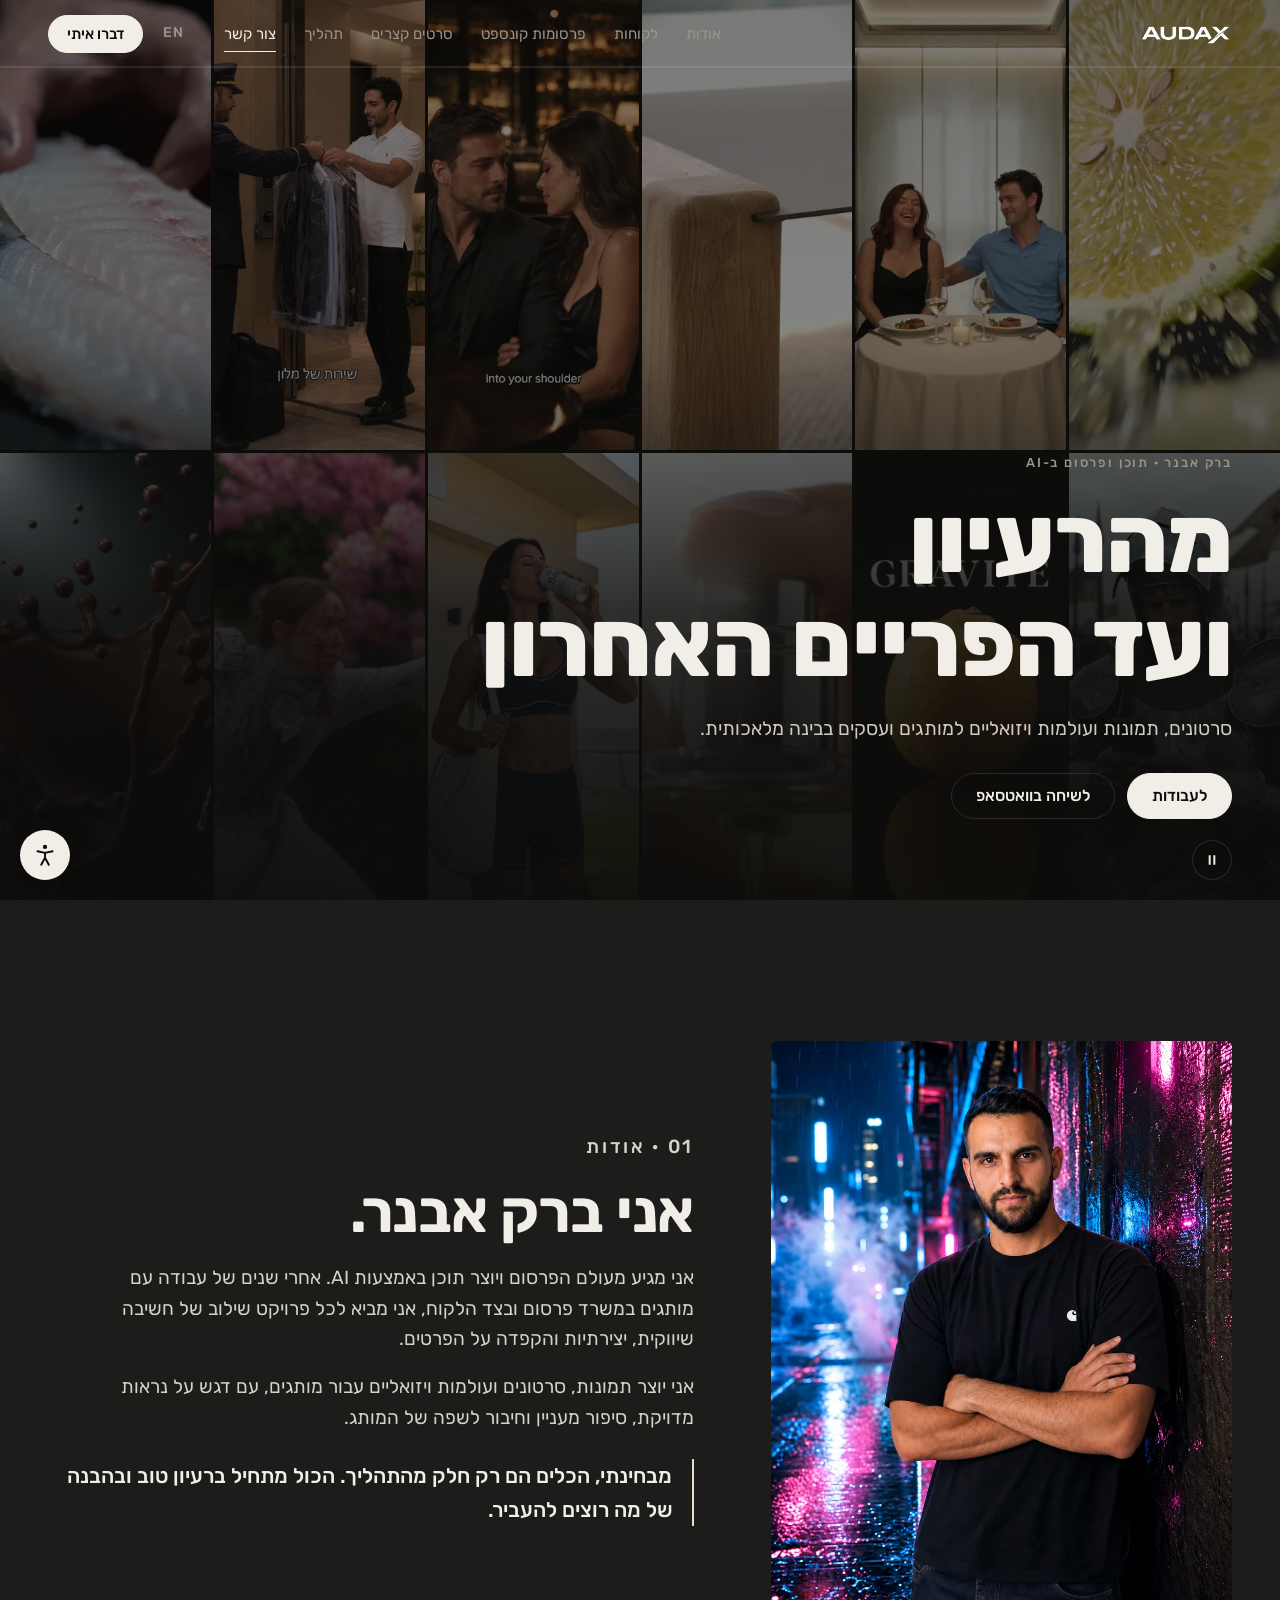
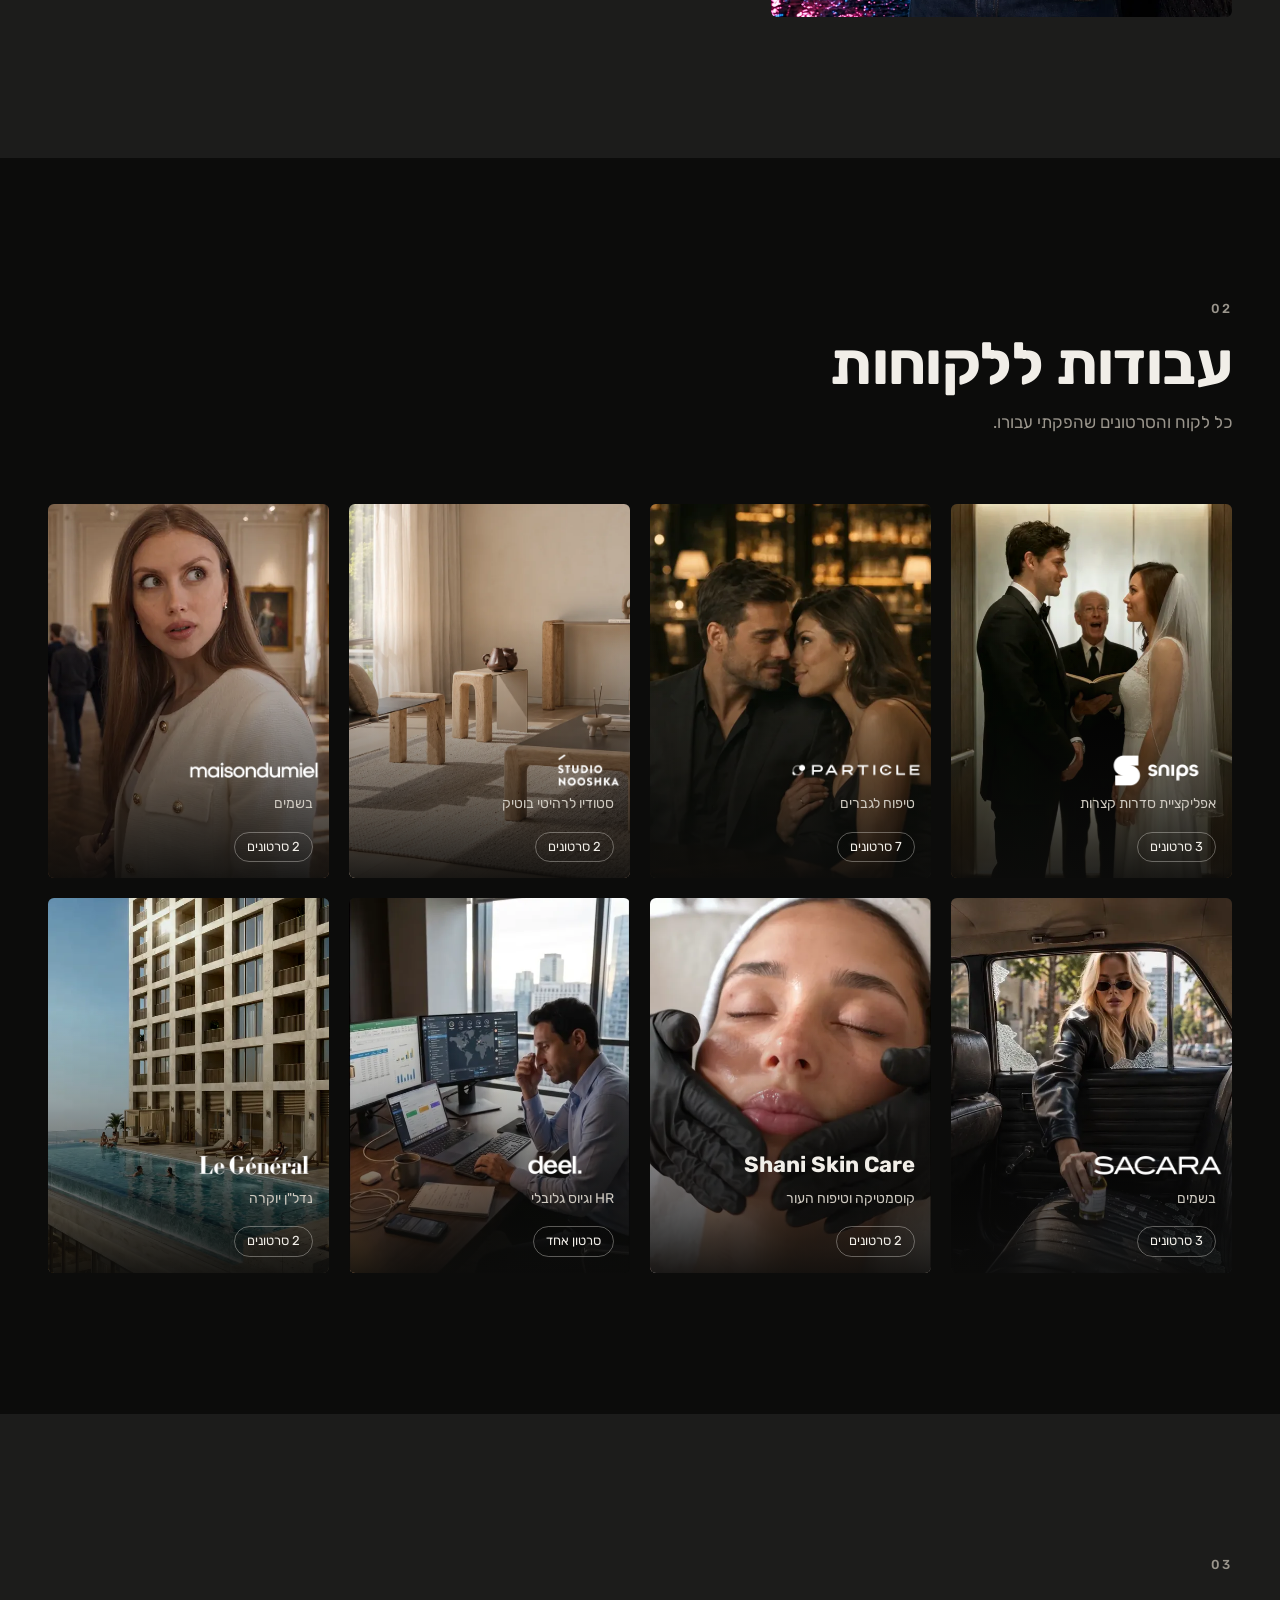
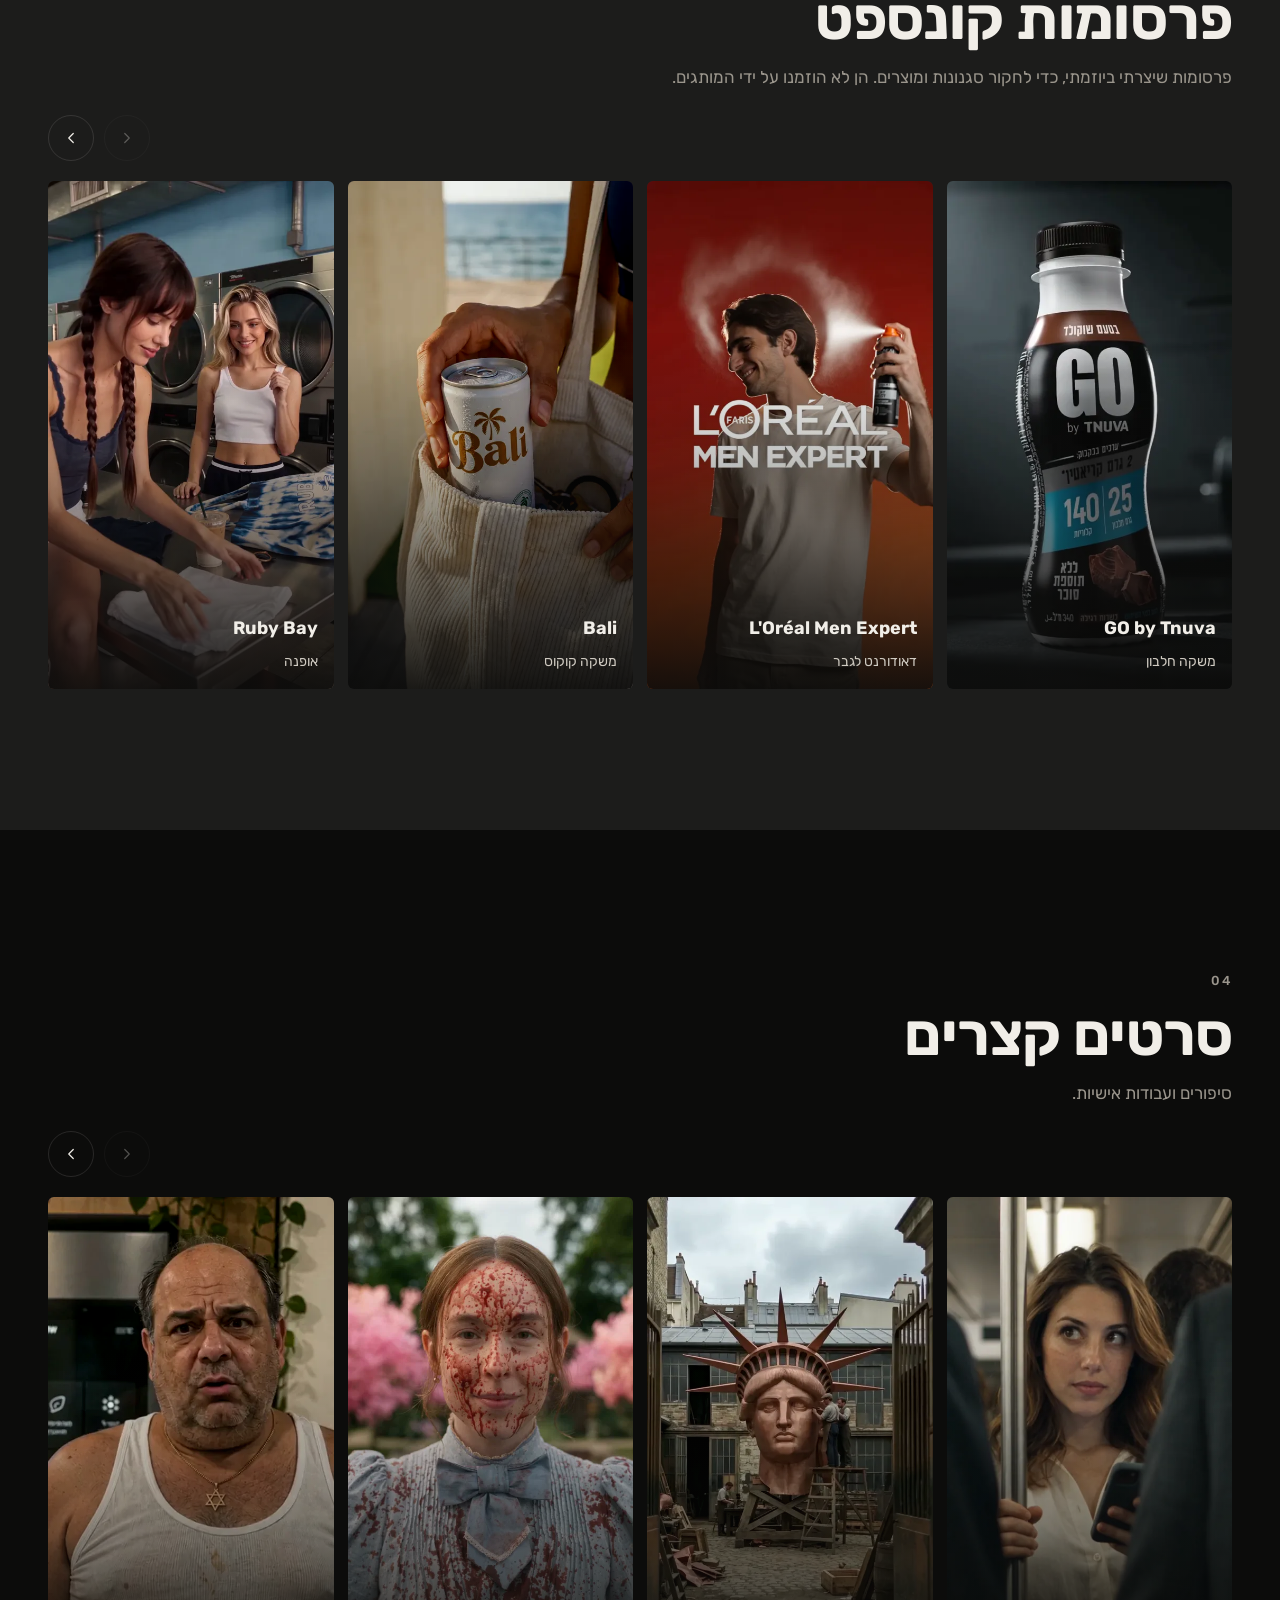
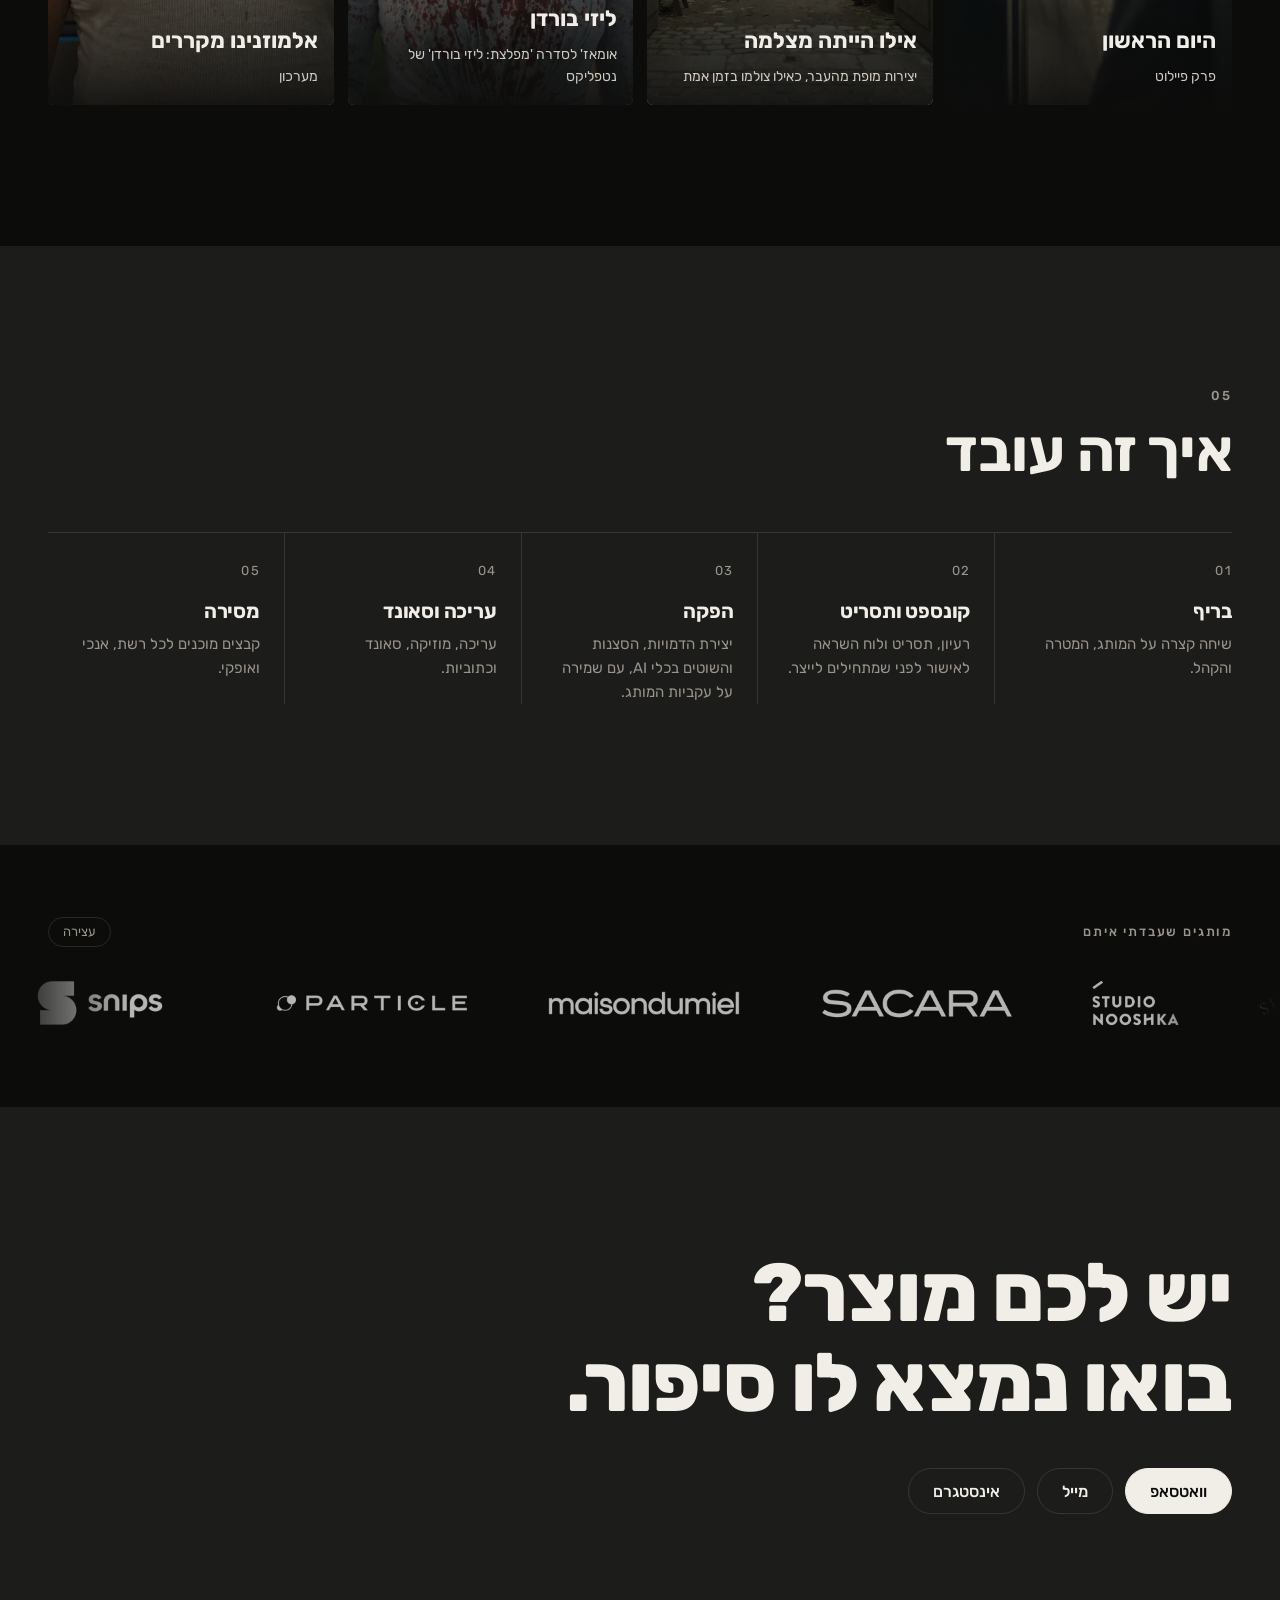
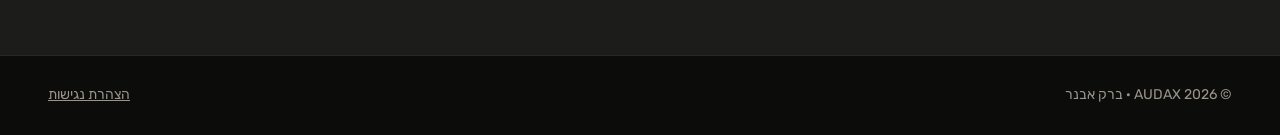
<file: index.html>
<!doctype html>
<html lang="he" dir="rtl">
<head>
  <meta charset="utf-8">
  <meta name="viewport" content="width=device-width, initial-scale=1">
  <title>AUDAX · ברק אבנר · תוכן ופרסום ב-AI</title>
  <meta name="description" content="AUDAX, ברק אבנר. סרטונים, תמונות ועולמות ויזואליים למותגים, עם חשיבה של איש פרסום.">
  <meta property="og:title" content="AUDAX | AI Advertising">
  <meta property="og:description" content="סרטונים, תמונות ועולמות ויזואליים למותגים.">
  <meta property="og:image" content="https://audax-tlv.github.io/media/og.jpg?v=2">
  <meta property="og:image:width" content="1200">
  <meta property="og:image:height" content="630">
  <meta name="twitter:card" content="summary_large_image">
  <meta name="theme-color" content="#0c0c0b">
  <link rel="preconnect" href="https://fonts.googleapis.com">
  <link rel="preconnect" href="https://fonts.gstatic.com" crossorigin>
  <link href="https://fonts.googleapis.com/css2?family=Rubik:wght@300;400;500;700;800&display=swap" rel="stylesheet">
  <link rel="stylesheet" href="assets/css/style.css?v=30">
</head>
<body>
  <a class="skip" href="#main">דילוג לתוכן הראשי</a>

  <header class="site-header" id="top">
    <div class="wrap header-inner">
      <a class="wordmark" href="#top"><img src="media/logos/audax.png?v=30" alt="AUDAX, לראש העמוד" width="720" height="168"></a>
      <nav class="nav" id="nav" aria-label="ניווט ראשי">
        <a href="#about">אודות</a>
        <a href="#clients">לקוחות</a>
        <a href="#spec">פרסומות קונספט</a>
        <a href="#films">סרטים קצרים</a>
        <a href="#process">תהליך</a>
        <a href="#contact">צור קשר</a>
      </nav>
      <div class="header-actions">
        <a class="lang-link" href="en/" lang="en" hreflang="en" aria-label="English version">EN</a>
        <a class="btn btn-small" data-whatsapp href="#contact">דברו איתי</a>
        <button class="menu-toggle" aria-expanded="false" aria-controls="nav" aria-label="פתיחת תפריט">
          <span></span><span></span>
        </button>
      </div>
    </div>
    <div class="scroll-progress" aria-hidden="true"><span id="scrollProgress"></span></div>
  </header>

  <main id="main">
    <!-- HERO: wall of looping clips -->
    <section class="hero" aria-label="פתיח">
      <div class="hero-wall" id="heroWall"></div>
      <div class="hero-shade" aria-hidden="true"></div>
      <div class="hero-copy wrap">
        <p class="eyebrow">ברק אבנר · תוכן ופרסום ב-AI</p>
        <h1>מהרעיון<br>ועד הפריים האחרון</h1>
        <p class="lede">סרטונים, תמונות ועולמות ויזואליים למותגים ועסקים בבינה מלאכותית.</p>
        <div class="hero-cta">
          <a class="btn" href="#clients">לעבודות</a>
          <a class="btn btn-ghost" data-whatsapp href="#contact">לשיחה בוואטסאפ</a>
        </div>
      </div>
      <button class="hero-pause" id="heroPause" aria-pressed="false">
        <span class="sr">עצירת הסרטונים ברקע</span>
        <svg viewBox="0 0 24 24" aria-hidden="true"><path class="i-pause" d="M7 5h3v14H7zM14 5h3v14h-3z"/><path class="i-play" d="M8 5l11 7-11 7z"/></svg>
      </button>
    </section>

    <!-- ABOUT -->
    <section class="section bg-gray" id="about" aria-labelledby="about-h">
      <div class="wrap about">
        <div class="about-photo reveal">
          <img src="media/about/barak.webp?v=30" alt="ברק אבנר" width="900" height="1200" loading="lazy">
        </div>
        <div class="about-text reveal">
          <p class="eyebrow">01 · אודות</p>
          <h2 id="about-h">אני ברק אבנר.</h2>
          <p>אני מגיע מעולם הפרסום ויוצר תוכן באמצעות AI. אחרי שנים של עבודה עם מותגים במשרד פרסום ובצד הלקוח, אני מביא לכל פרויקט שילוב של חשיבה שיווקית, יצירתיות והקפדה על הפרטים.</p>
          <p>אני יוצר תמונות, סרטונים ועולמות ויזואליים עבור מותגים, עם דגש על נראות מדויקת, סיפור מעניין וחיבור לשפה של המותג.</p>
          <p class="about-quote">מבחינתי, הכלים הם רק חלק מהתהליך. הכול מתחיל ברעיון טוב ובהבנה של מה רוצים להעביר.</p>
        </div>
      </div>
    </section>

    <!-- CLIENTS -->
    <section class="section bg-black" id="clients" aria-labelledby="clients-h">
      <div class="wrap">
        <header class="section-head reveal">
          <p class="eyebrow">02</p>
          <h2 id="clients-h">עבודות ללקוחות</h2>
          <p class="section-sub">כל לקוח והסרטונים שהפקתי עבורו.</p>
        </header>
        <div class="client-grid" id="clientGrid"></div>
        <div class="client-grid client-grid--small" id="clientGridSmall"></div>
      </div>
    </section>

    <!-- SPEC -->
    <section class="section bg-gray" id="spec" aria-labelledby="spec-h">
      <div class="wrap">
        <header class="section-head reveal">
          <p class="eyebrow">03</p>
          <h2 id="spec-h">פרסומות קונספט</h2>
          <p class="section-sub">פרסומות שיצרתי ביוזמתי, כדי לחקור סגנונות ומוצרים. הן לא הוזמנו על ידי המותגים.</p>
        </header>
        <div class="spec-feature" id="specFeature"></div>
        <div class="carousel-nav" data-carousel="specGrid">
          <button class="carousel-btn" data-dir="prev" aria-label="סרטונים הקודמים"><svg viewBox="0 0 24 24" aria-hidden="true"><path d="M9 6l6 6-6 6"/></svg></button>
          <button class="carousel-btn" data-dir="next" aria-label="סרטונים הבאים"><svg viewBox="0 0 24 24" aria-hidden="true"><path d="M15 6l-6 6 6 6"/></svg></button>
        </div>        <div class="spec-grid carousel" id="specGrid" tabindex="0" aria-label="פרסומות קונספט, אפשר לגלול לצדדים"></div>
      </div>
    </section>

    <!-- FILMS -->
    <section class="section bg-black" id="films" aria-labelledby="films-h">
      <div class="wrap">
        <header class="section-head reveal">
          <p class="eyebrow">04</p>
          <h2 id="films-h">סרטים קצרים</h2>
          <p class="section-sub">סיפורים ועבודות אישיות.</p>
        </header>
        <div class="carousel-nav" data-carousel="filmGrid">
          <button class="carousel-btn" data-dir="prev" aria-label="סרטונים הקודמים"><svg viewBox="0 0 24 24" aria-hidden="true"><path d="M9 6l6 6-6 6"/></svg></button>
          <button class="carousel-btn" data-dir="next" aria-label="סרטונים הבאים"><svg viewBox="0 0 24 24" aria-hidden="true"><path d="M15 6l-6 6 6 6"/></svg></button>
        </div>        <div class="film-grid carousel" id="filmGrid" tabindex="0" aria-label="סרטים קצרים, אפשר לגלול לצדדים"></div>
      </div>
    </section>

    <!-- PROCESS -->
    <section class="section bg-gray" id="process" aria-labelledby="process-h">
      <div class="wrap">
        <header class="section-head reveal">
          <p class="eyebrow">05</p>
          <h2 id="process-h">איך זה עובד</h2>
        </header>
        <ol class="process" id="processList"></ol>
      </div>
    </section>

    <!-- LOGOS -->
    <section class="logos bg-black" aria-label="מותגים שעבדתי איתם">
      <div class="wrap logos-head">
        <p class="eyebrow">מותגים שעבדתי איתם</p>
        <button class="mini-toggle" id="marqueeToggle" aria-pressed="false">עצירה</button>
      </div>
      <div class="marquee">
        <ul class="marquee-track" id="logos"></ul>
      </div>
    </section>

    <!-- CONTACT -->
    <section class="section bg-gray contact" id="contact" aria-labelledby="contact-h">
      <div class="wrap">
        <h2 id="contact-h" class="reveal">יש לכם מוצר?<br>בואו נמצא לו סיפור.</h2>
        <div class="contact-links reveal">
          <a class="btn" data-whatsapp href="#contact">וואטסאפ</a>
          <a class="btn btn-ghost" data-email href="#contact">מייל</a>
          <a class="btn btn-ghost" data-instagram href="#contact">אינסטגרם</a>
        </div>
      </div>
    </section>
  </main>

  <footer class="site-footer">
    <div class="wrap footer-inner">
      <span>© 2026 AUDAX · ברק אבנר</span>
      <a href="accessibility.html">הצהרת נגישות</a>
    </div>
  </footer>

  <!-- Project view (client / spec collection) -->
  <div class="project" id="project" role="dialog" aria-modal="true" aria-labelledby="projectTitle" hidden>
    <div class="project-inner wrap">
      <button class="close" data-close-project aria-label="חזרה לעמוד הראשי">
        <svg viewBox="0 0 24 24" aria-hidden="true"><path d="M6 6l12 12M18 6L6 18"/></svg>
      </button>
      <header class="project-head">
        <div class="project-logo" id="projectLogo"></div>
        <p class="eyebrow" id="projectTag"></p>
        <h2 id="projectTitle"></h2>
        <p class="project-about" id="projectAbout"></p>
      </header>
      <div id="projectGroups"></div>
    </div>
  </div>

  <!-- Video player -->
  <div class="player" id="player" role="dialog" aria-modal="true" aria-label="נגן וידאו" hidden>
    <button class="close" data-close-player aria-label="סגירת הנגן">
      <svg viewBox="0 0 24 24" aria-hidden="true"><path d="M6 6l12 12M18 6L6 18"/></svg>
    </button>
    <figure class="player-frame">
      <video id="playerVideo" controls playsinline preload="metadata"></video>
      <figcaption id="playerCaption"></figcaption>
    </figure>
  </div>

  <script src="assets/js/data.js?v=30"></script>
  <script src="assets/js/main.js?v=30"></script>
  <script src="assets/js/a11y.js?v=30"></script>
</body>
</html>
</file>
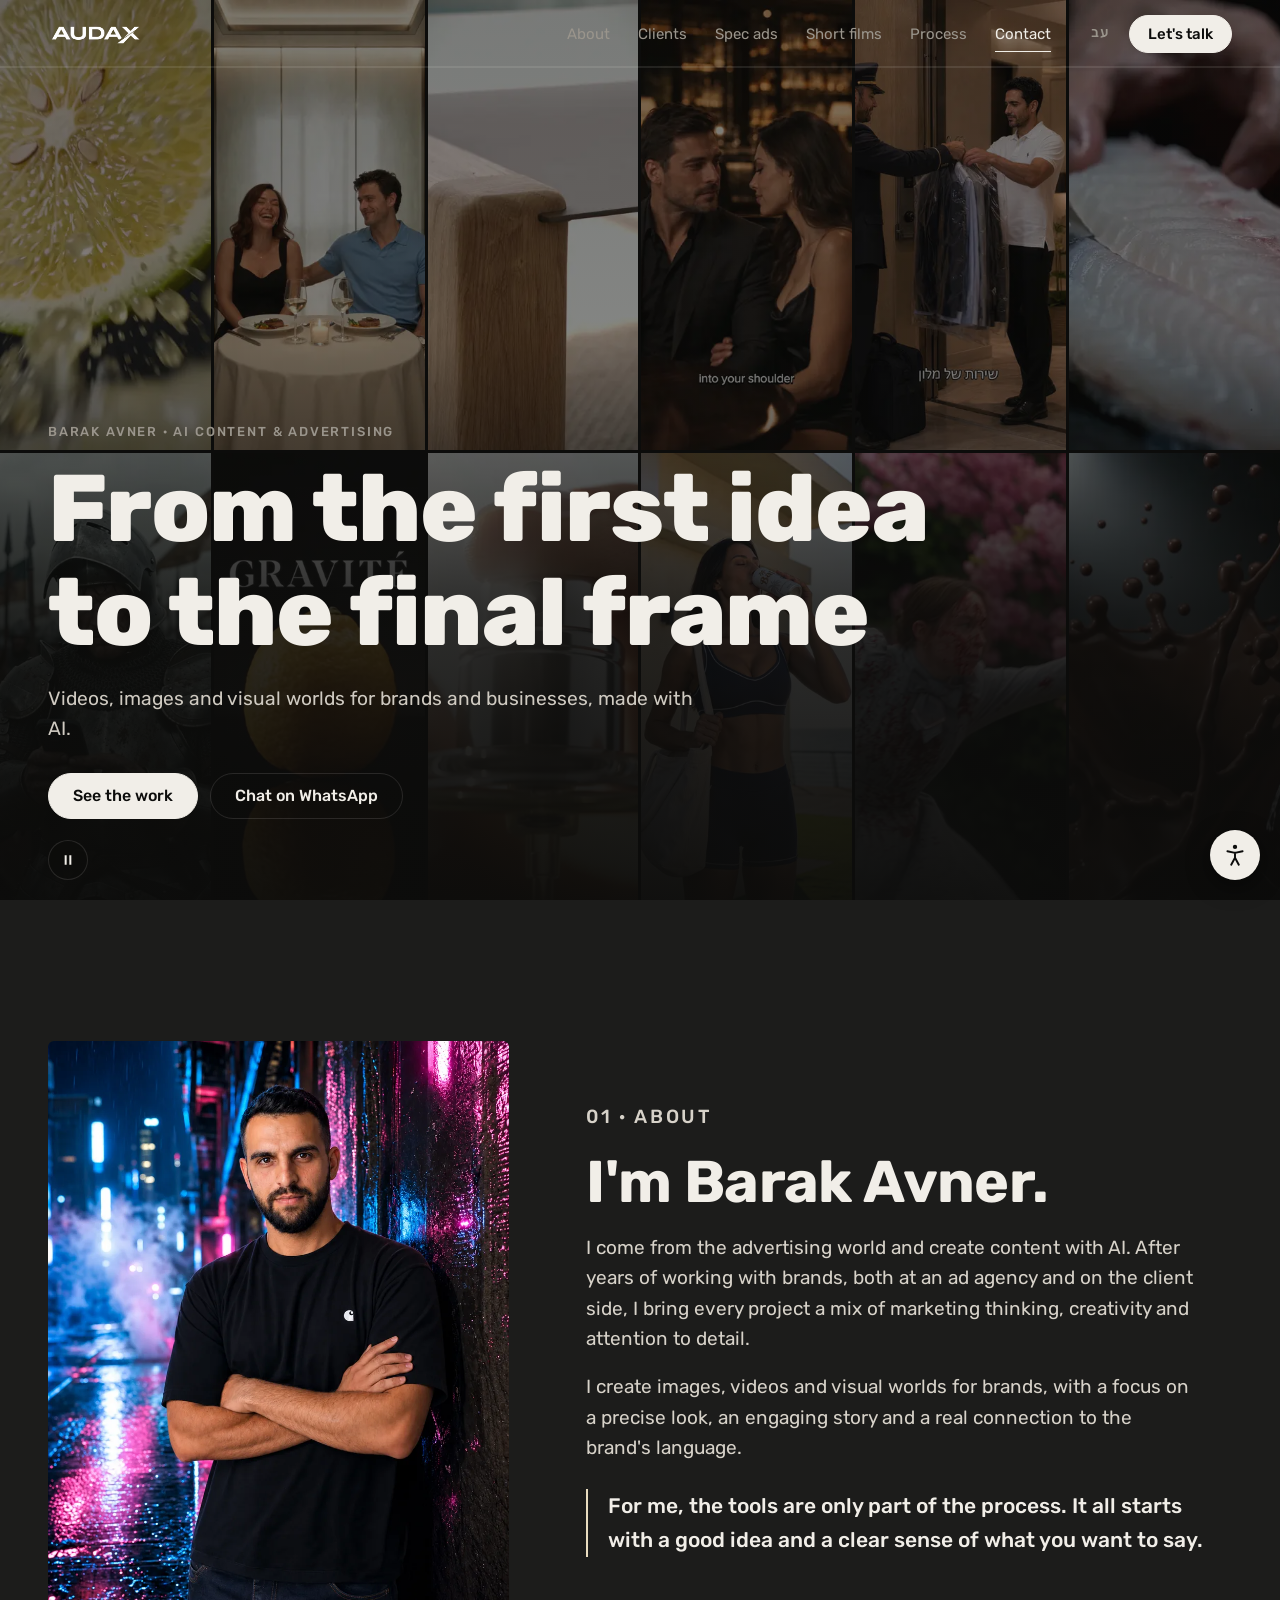
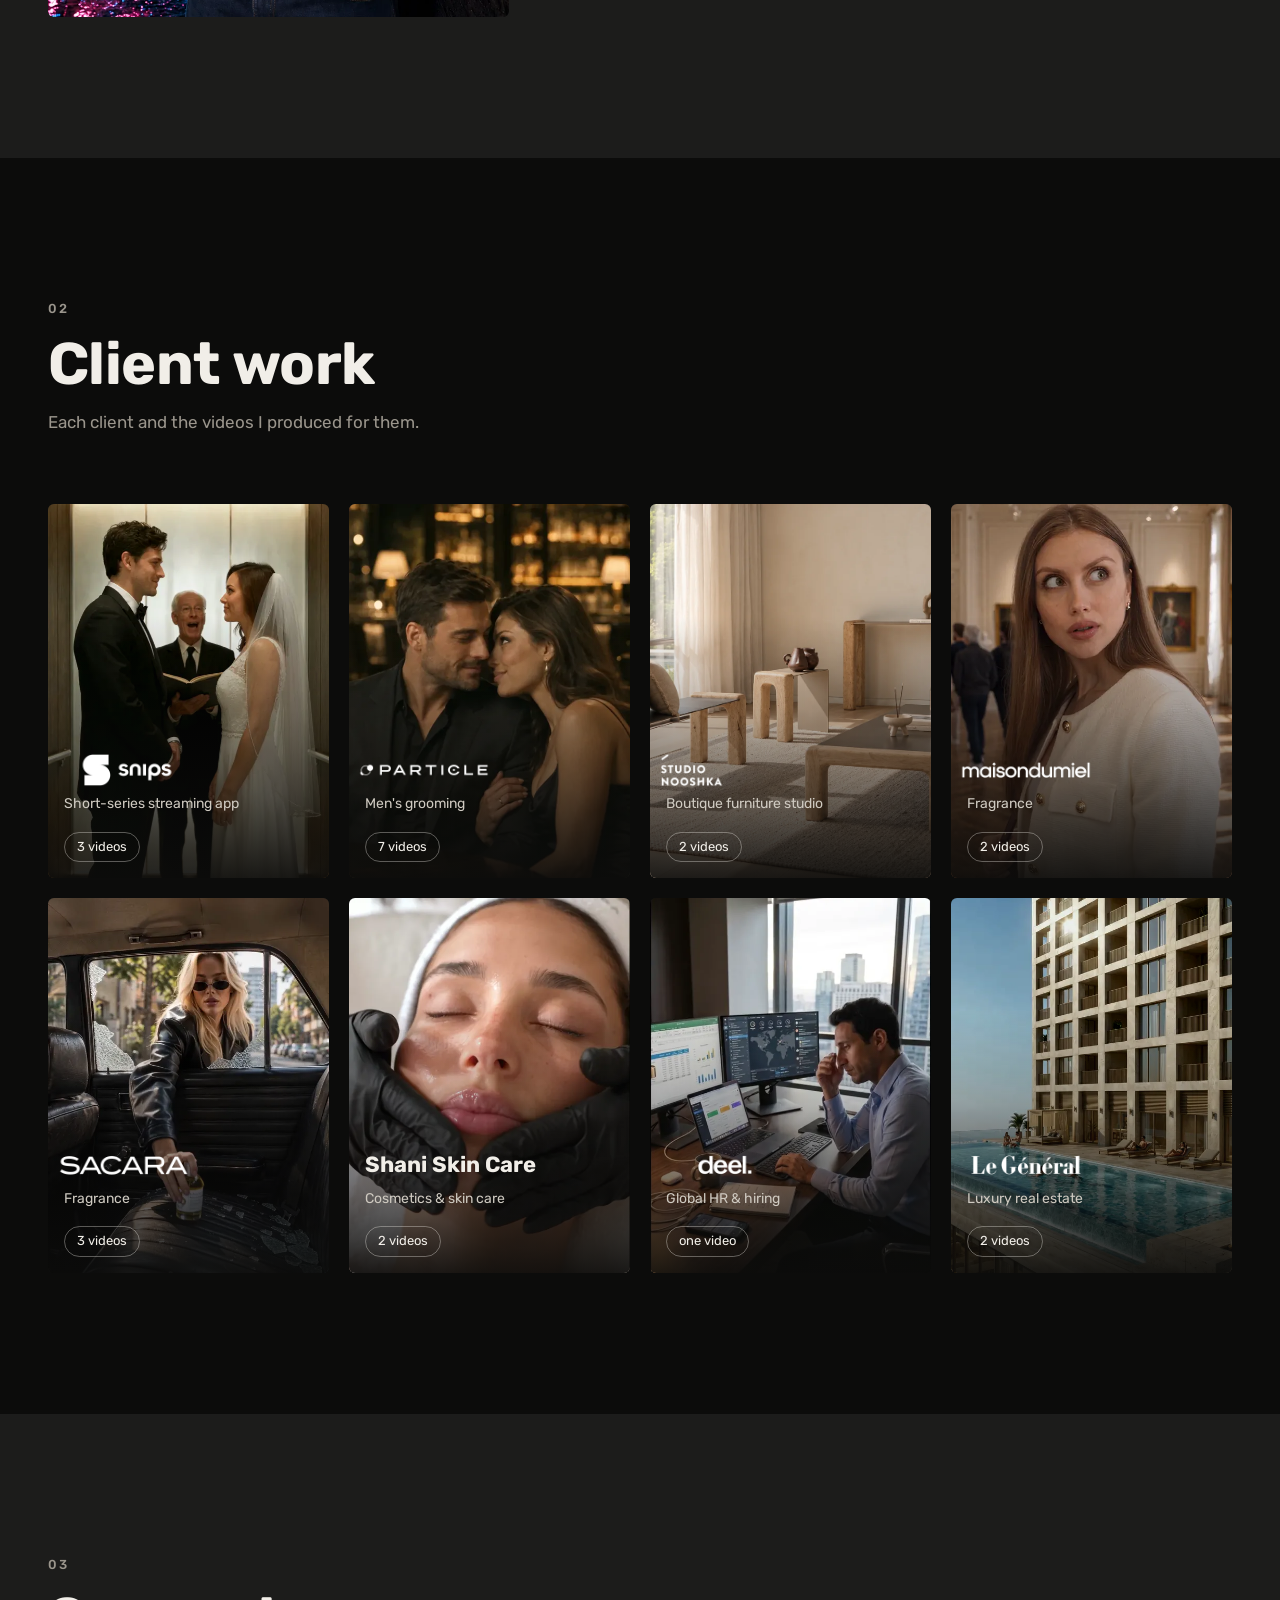
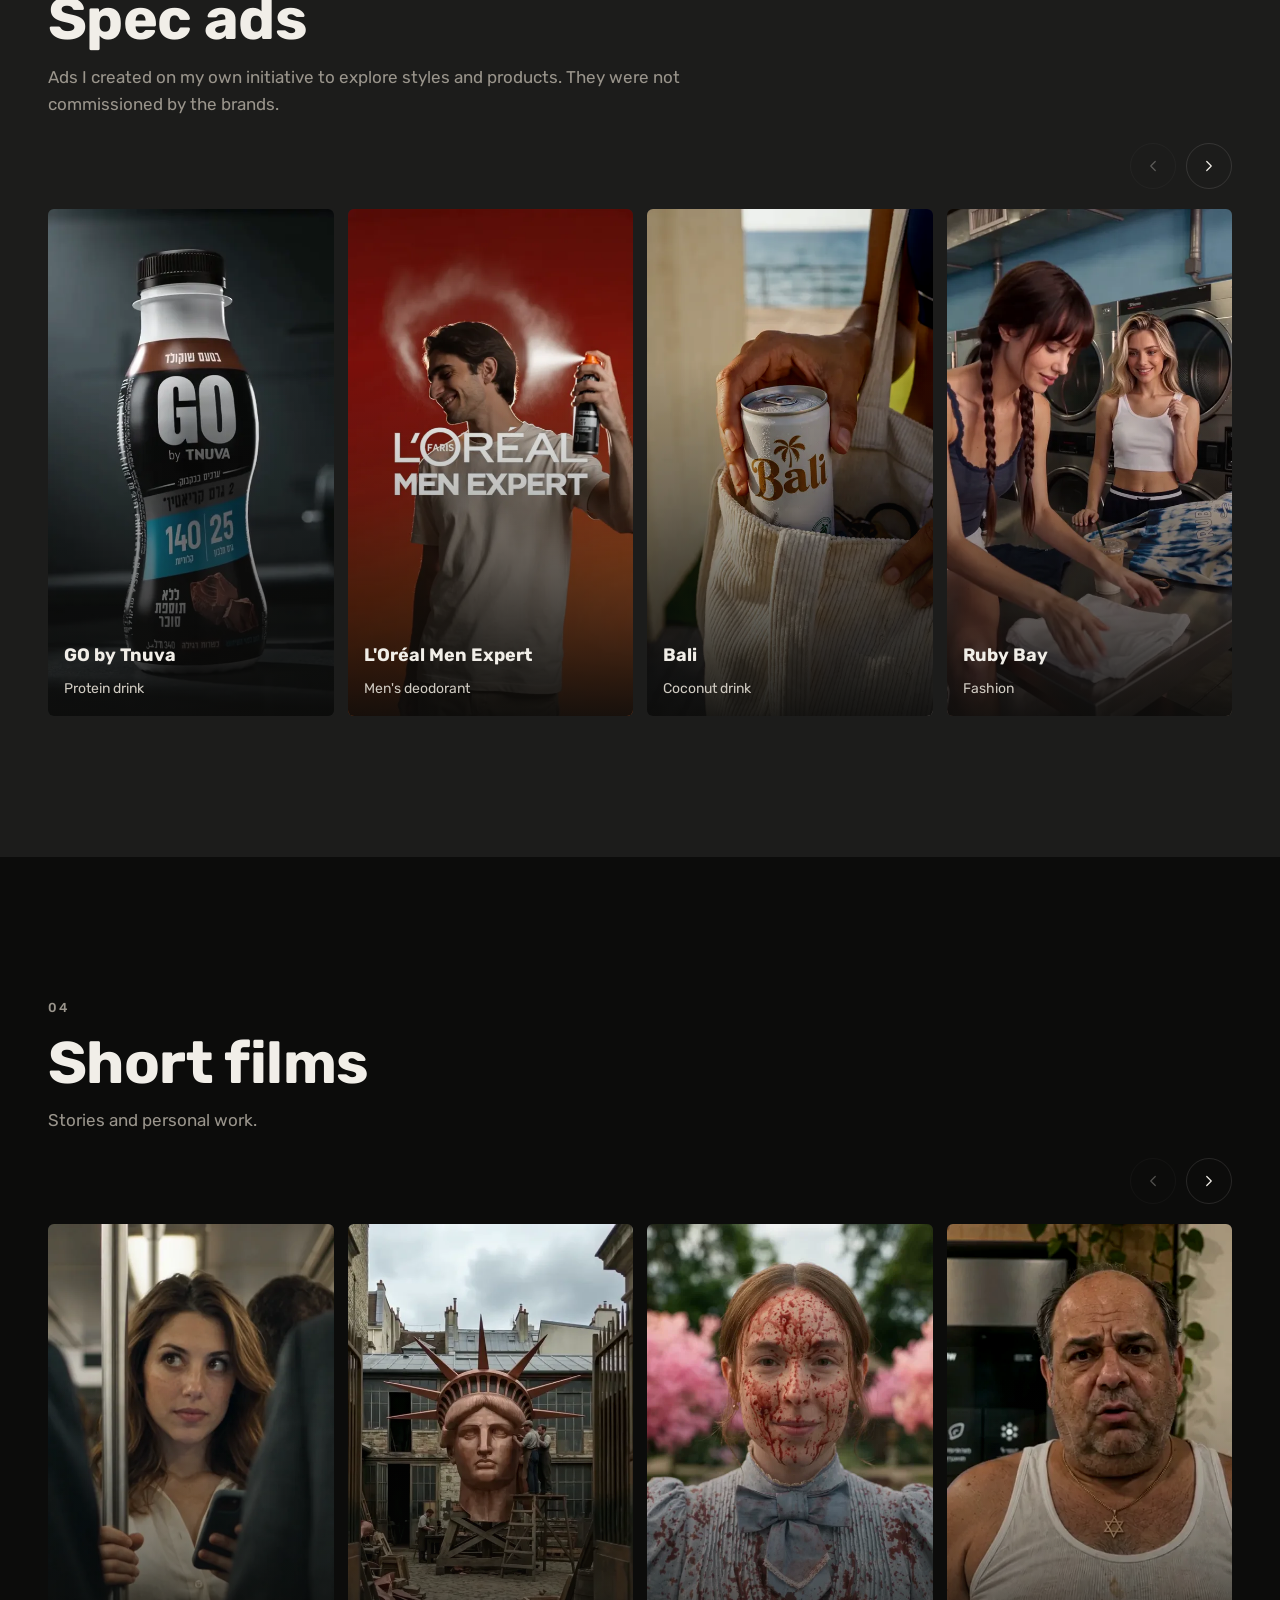
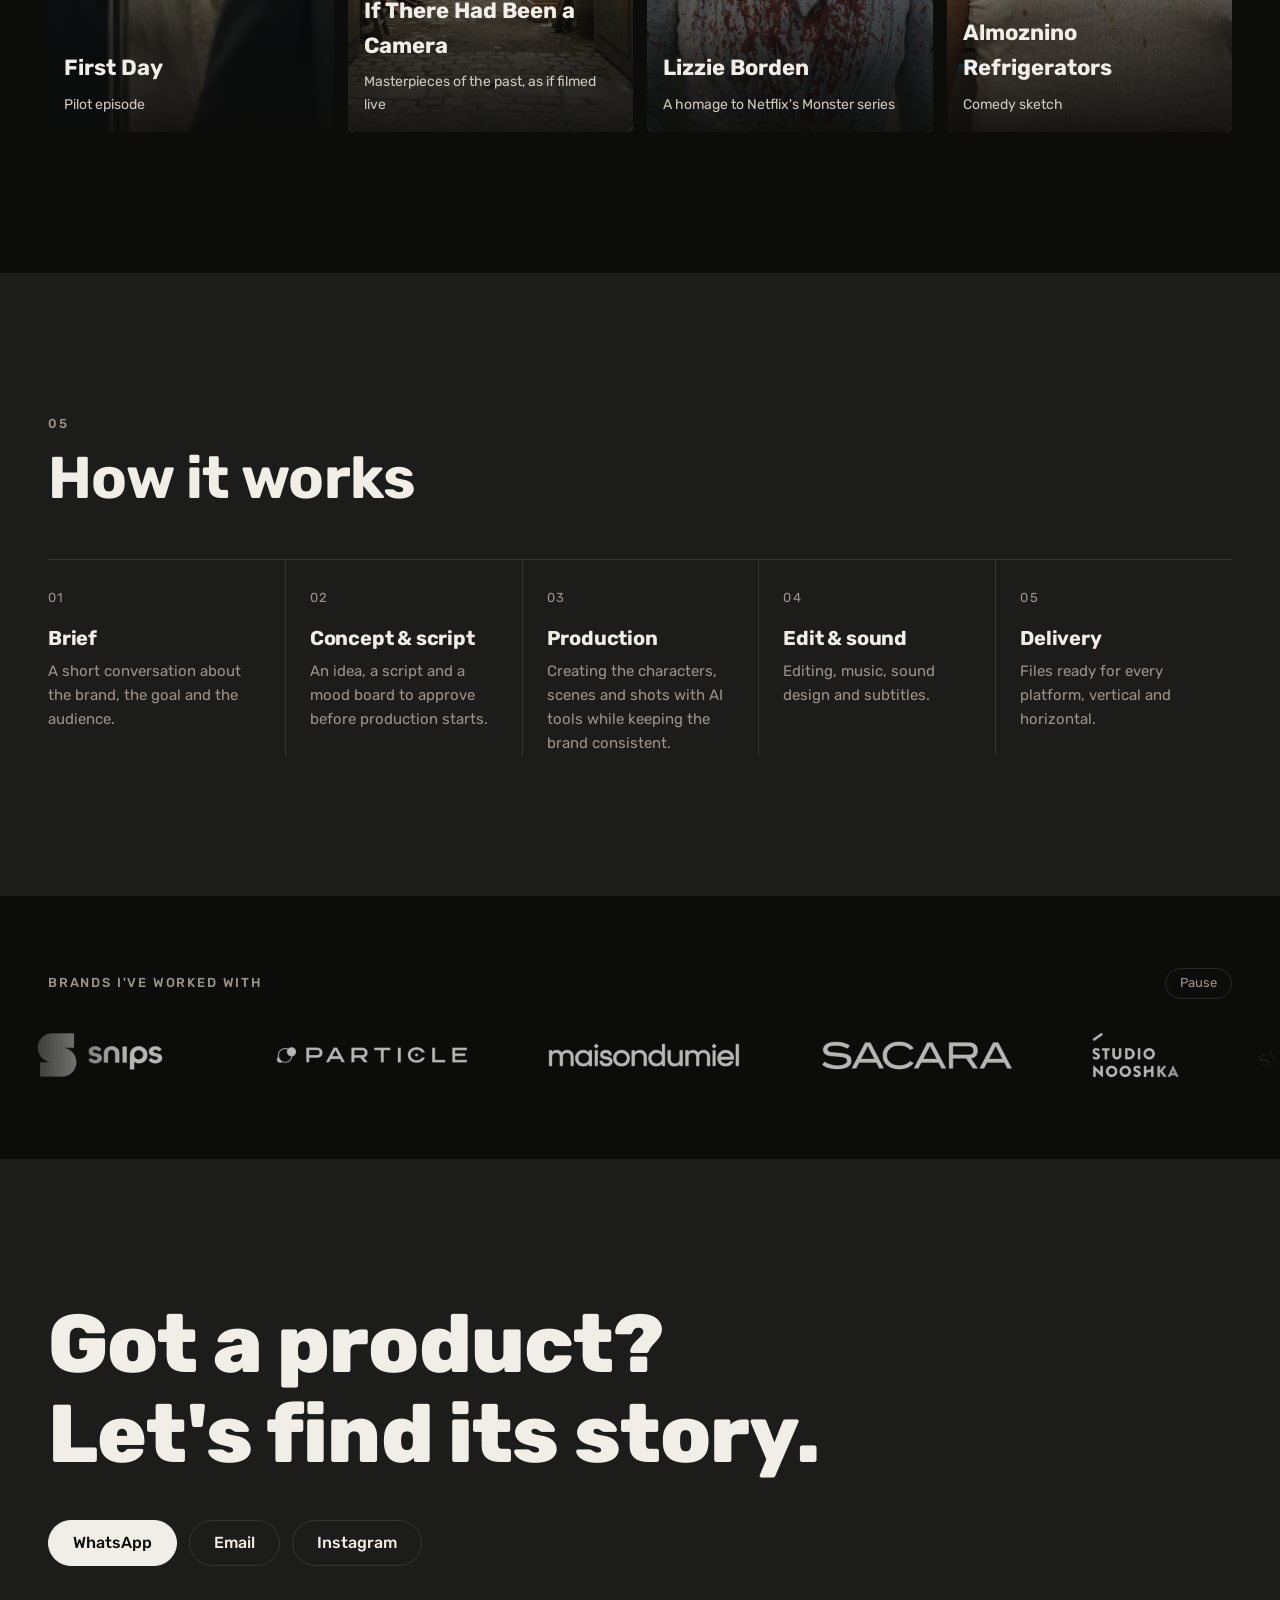
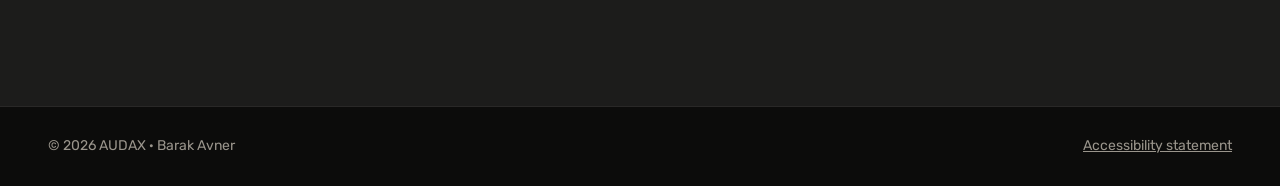
<file: en/index.html>
<!doctype html>
<html lang="en" dir="ltr" data-root="../">
<head>
  <meta charset="utf-8">
  <meta name="viewport" content="width=device-width, initial-scale=1">
  <title>AUDAX · Barak Avner · AI Content & Advertising</title>
  <meta name="description" content="AUDAX, Barak Avner. Videos, images and visual worlds for brands, made with an ad agency mindset.">
  <meta property="og:title" content="AUDAX | AI Advertising">
  <meta property="og:description" content="Videos, images and visual worlds for brands.">
  <meta property="og:image" content="https://audax-tlv.github.io/media/og.jpg?v=2">
  <meta property="og:image:width" content="1200">
  <meta property="og:image:height" content="630">
  <meta name="twitter:card" content="summary_large_image">
  <meta name="theme-color" content="#0c0c0b">
  <link rel="alternate" hreflang="he" href="../">
  <link rel="preconnect" href="https://fonts.googleapis.com">
  <link rel="preconnect" href="https://fonts.gstatic.com" crossorigin>
  <link href="https://fonts.googleapis.com/css2?family=Rubik:wght@300;400;500;700;800&display=swap" rel="stylesheet">
  <link rel="stylesheet" href="../assets/css/style.css?v=30">
</head>
<body>
  <a class="skip" href="#main">Skip to main content</a>

  <header class="site-header" id="top">
    <div class="wrap header-inner">
      <a class="wordmark" href="#top"><img src="../media/logos/audax.png?v=30" alt="AUDAX, back to top" width="720" height="168"></a>
      <nav class="nav" id="nav" aria-label="Main">
        <a href="#about">About</a>
        <a href="#clients">Clients</a>
        <a href="#spec">Spec ads</a>
        <a href="#films">Short films</a>
        <a href="#process">Process</a>
        <a href="#contact">Contact</a>
      </nav>
      <div class="header-actions">
        <a class="lang-link" href="../" lang="he" hreflang="he" aria-label="לאתר בעברית">עב</a>
        <a class="btn btn-small" data-whatsapp href="#contact">Let's talk</a>
        <button class="menu-toggle" aria-expanded="false" aria-controls="nav" aria-label="Open menu">
          <span></span><span></span>
        </button>
      </div>
    </div>
    <div class="scroll-progress" aria-hidden="true"><span id="scrollProgress"></span></div>
  </header>

  <main id="main">
    <!-- HERO: wall of looping clips -->
    <section class="hero" aria-label="Intro">
      <div class="hero-wall" id="heroWall"></div>
      <div class="hero-shade" aria-hidden="true"></div>
      <div class="hero-copy wrap">
        <p class="eyebrow">Barak Avner · AI content & advertising</p>
        <h1>From the first idea<br>to the final frame</h1>
        <p class="lede">Videos, images and visual worlds for brands and businesses, made with AI.</p>
        <div class="hero-cta">
          <a class="btn" href="#clients">See the work</a>
          <a class="btn btn-ghost" data-whatsapp href="#contact">Chat on WhatsApp</a>
        </div>
      </div>
      <button class="hero-pause" id="heroPause" aria-pressed="false">
        <span class="sr">Pause background videos</span>
        <svg viewBox="0 0 24 24" aria-hidden="true"><path class="i-pause" d="M7 5h3v14H7zM14 5h3v14h-3z"/><path class="i-play" d="M8 5l11 7-11 7z"/></svg>
      </button>
    </section>

    <!-- ABOUT -->
    <section class="section bg-gray" id="about" aria-labelledby="about-h">
      <div class="wrap about">
        <div class="about-photo reveal">
          <img src="../media/about/barak.webp?v=30" alt="Barak Avner" width="900" height="1200" loading="lazy">
        </div>
        <div class="about-text reveal">
          <p class="eyebrow">01 · About</p>
          <h2 id="about-h">I'm Barak Avner.</h2>
          <p>I come from the advertising world and create content with AI. After years of working with brands, both at an ad agency and on the client side, I bring every project a mix of marketing thinking, creativity and attention to detail.</p>
          <p>I create images, videos and visual worlds for brands, with a focus on a precise look, an engaging story and a real connection to the brand's language.</p>
          <p class="about-quote">For me, the tools are only part of the process. It all starts with a good idea and a clear sense of what you want to say.</p>
        </div>
      </div>
    </section>

    <!-- CLIENTS -->
    <section class="section bg-black" id="clients" aria-labelledby="clients-h">
      <div class="wrap">
        <header class="section-head reveal">
          <p class="eyebrow">02</p>
          <h2 id="clients-h">Client work</h2>
          <p class="section-sub">Each client and the videos I produced for them.</p>
        </header>
        <div class="client-grid" id="clientGrid"></div>
        <div class="client-grid client-grid--small" id="clientGridSmall"></div>
      </div>
    </section>

    <!-- SPEC -->
    <section class="section bg-gray" id="spec" aria-labelledby="spec-h">
      <div class="wrap">
        <header class="section-head reveal">
          <p class="eyebrow">03</p>
          <h2 id="spec-h">Spec ads</h2>
          <p class="section-sub">Ads I created on my own initiative to explore styles and products. They were not commissioned by the brands.</p>
        </header>
        <div class="spec-feature" id="specFeature"></div>
        <div class="carousel-nav" data-carousel="specGrid">
          <button class="carousel-btn" data-dir="prev" aria-label="Previous videos"><svg viewBox="0 0 24 24" aria-hidden="true"><path d="M15 6l-6 6 6 6"/></svg></button>
          <button class="carousel-btn" data-dir="next" aria-label="Next videos"><svg viewBox="0 0 24 24" aria-hidden="true"><path d="M9 6l6 6-6 6"/></svg></button>
        </div>
        <div class="spec-grid carousel" id="specGrid" tabindex="0" aria-label="Spec ads, scroll sideways"></div>
      </div>
    </section>

    <!-- FILMS -->
    <section class="section bg-black" id="films" aria-labelledby="films-h">
      <div class="wrap">
        <header class="section-head reveal">
          <p class="eyebrow">04</p>
          <h2 id="films-h">Short films</h2>
          <p class="section-sub">Stories and personal work.</p>
        </header>
        <div class="carousel-nav" data-carousel="filmGrid">
          <button class="carousel-btn" data-dir="prev" aria-label="Previous videos"><svg viewBox="0 0 24 24" aria-hidden="true"><path d="M15 6l-6 6 6 6"/></svg></button>
          <button class="carousel-btn" data-dir="next" aria-label="Next videos"><svg viewBox="0 0 24 24" aria-hidden="true"><path d="M9 6l6 6-6 6"/></svg></button>
        </div>
        <div class="film-grid carousel" id="filmGrid" tabindex="0" aria-label="Short films, scroll sideways"></div>
      </div>
    </section>

    <!-- PROCESS -->
    <section class="section bg-gray" id="process" aria-labelledby="process-h">
      <div class="wrap">
        <header class="section-head reveal">
          <p class="eyebrow">05</p>
          <h2 id="process-h">How it works</h2>
        </header>
        <ol class="process" id="processList"></ol>
      </div>
    </section>

    <!-- LOGOS -->
    <section class="logos bg-black" aria-label="Brands I've worked with">
      <div class="wrap logos-head">
        <p class="eyebrow">Brands I've worked with</p>
        <button class="mini-toggle" id="marqueeToggle" aria-pressed="false">Pause</button>
      </div>
      <div class="marquee">
        <ul class="marquee-track" id="logos"></ul>
      </div>
    </section>

    <!-- CONTACT -->
    <section class="section bg-gray contact" id="contact" aria-labelledby="contact-h">
      <div class="wrap">
        <h2 id="contact-h" class="reveal">Got a product?<br>Let's find its story.</h2>
        <div class="contact-links reveal">
          <a class="btn" data-whatsapp href="#contact">WhatsApp</a>
          <a class="btn btn-ghost" data-email href="#contact">Email</a>
          <a class="btn btn-ghost" data-instagram href="#contact">Instagram</a>
        </div>
      </div>
    </section>
  </main>

  <footer class="site-footer">
    <div class="wrap footer-inner">
      <span>© 2026 AUDAX · Barak Avner</span>
      <a href="accessibility.html">Accessibility statement</a>
    </div>
  </footer>

  <!-- Project view (client / spec collection) -->
  <div class="project" id="project" role="dialog" aria-modal="true" aria-labelledby="projectTitle" hidden>
    <div class="project-inner wrap">
      <button class="close" data-close-project aria-label="Back to the main page">
        <svg viewBox="0 0 24 24" aria-hidden="true"><path d="M6 6l12 12M18 6L6 18"/></svg>
      </button>
      <header class="project-head">
        <div class="project-logo" id="projectLogo"></div>
        <p class="eyebrow" id="projectTag"></p>
        <h2 id="projectTitle"></h2>
        <p class="project-about" id="projectAbout"></p>
      </header>
      <div id="projectGroups"></div>
    </div>
  </div>

  <!-- Video player -->
  <div class="player" id="player" role="dialog" aria-modal="true" aria-label="Video player" hidden>
    <button class="close" data-close-player aria-label="Close player">
      <svg viewBox="0 0 24 24" aria-hidden="true"><path d="M6 6l12 12M18 6L6 18"/></svg>
    </button>
    <figure class="player-frame">
      <video id="playerVideo" controls playsinline preload="metadata"></video>
      <figcaption id="playerCaption"></figcaption>
    </figure>
  </div>

  <script src="../assets/js/data.js?v=30"></script>
  <script src="../assets/js/data.en.js?v=30"></script>
  <script src="../assets/js/main.js?v=30"></script>
  <script src="../assets/js/a11y.js?v=30"></script>
</body>
</html>
</file>
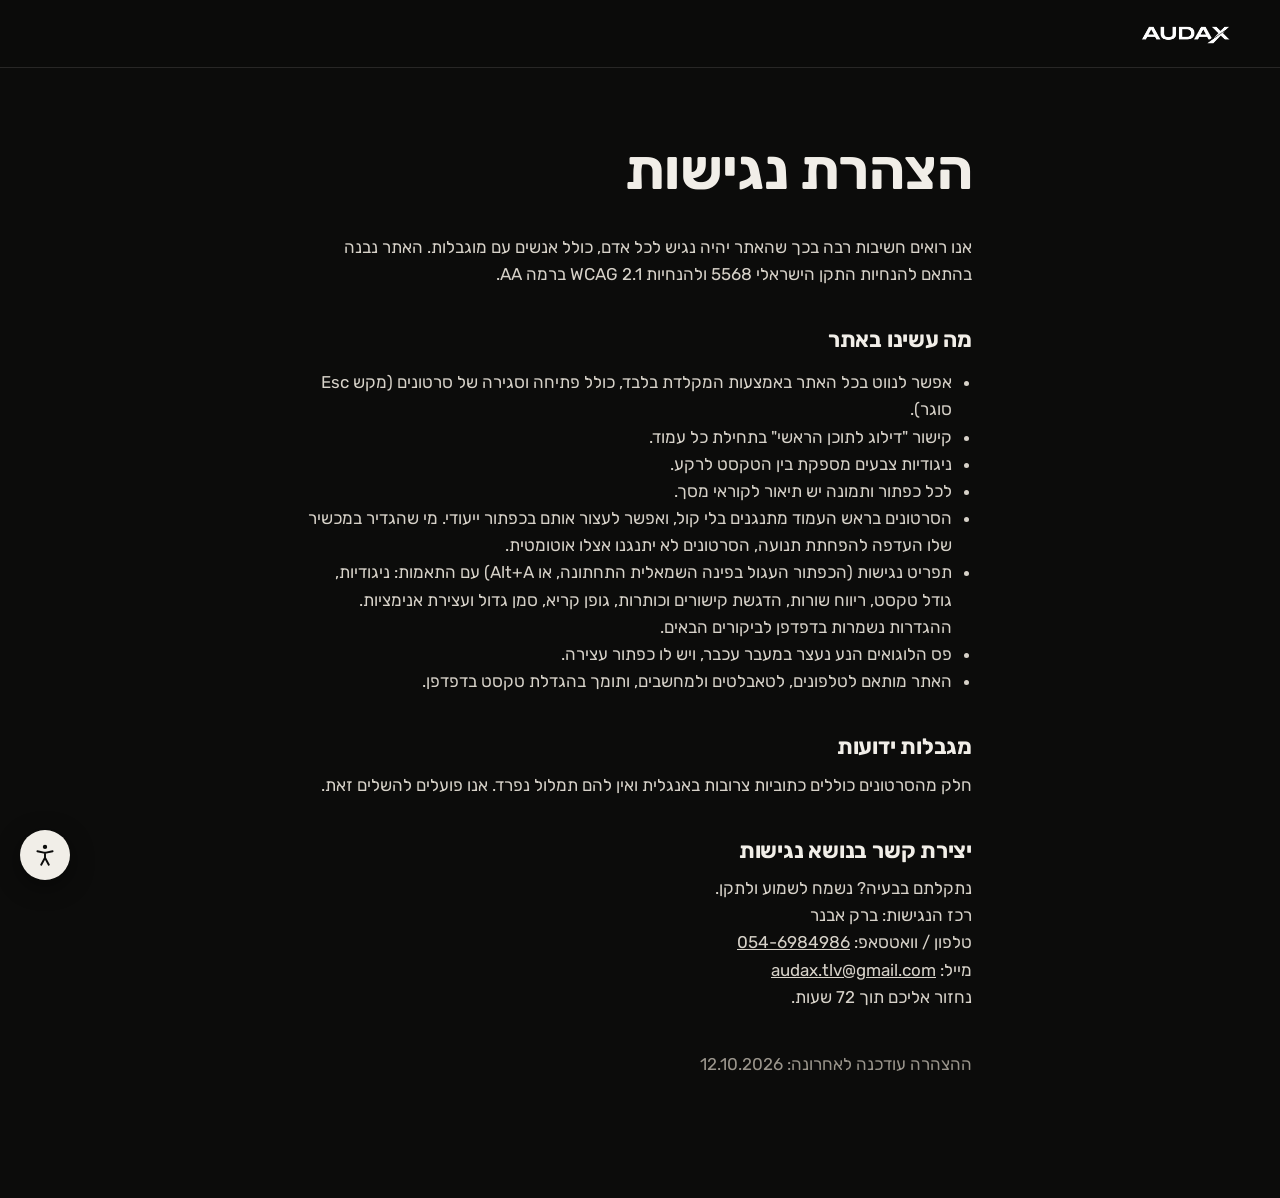
<file: accessibility.html>
<!doctype html>
<html lang="he" dir="rtl">
<head>
  <meta charset="utf-8">
  <meta name="viewport" content="width=device-width, initial-scale=1">
  <title>הצהרת נגישות · AUDAX</title>
  <link rel="preconnect" href="https://fonts.googleapis.com">
  <link rel="preconnect" href="https://fonts.gstatic.com" crossorigin>
  <link href="https://fonts.googleapis.com/css2?family=Rubik:wght@300;400;500;700;800&display=swap" rel="stylesheet">
  <link rel="stylesheet" href="assets/css/style.css?v=30">
  <style>
    .doc { padding-top: 140px; padding-bottom: 120px; max-width: 760px; }
    .doc h1 { font-size: clamp(36px, 5vw, 56px); margin-bottom: 32px; }
    .doc h2 { font-size: 22px; margin: 40px 0 12px; }
    .doc p, .doc li { color: #d7d2c9; }
    .doc ul { padding-inline-start: 20px; }
  </style>
</head>
<body>
  <header class="site-header scrolled">
    <div class="wrap header-inner">
      <a class="wordmark" href="index.html"><img src="media/logos/audax.png" alt="AUDAX, לעמוד הראשי" width="720" height="168"></a>
    </div>
  </header>
  <main class="wrap doc" id="main">
    <h1>הצהרת נגישות</h1>
    <p>אנו רואים חשיבות רבה בכך שהאתר יהיה נגיש לכל אדם, כולל אנשים עם מוגבלות. האתר נבנה בהתאם להנחיות התקן הישראלי 5568 ולהנחיות WCAG 2.1 ברמה AA.</p>

    <h2>מה עשינו באתר</h2>
    <ul>
      <li>אפשר לנווט בכל האתר באמצעות המקלדת בלבד, כולל פתיחה וסגירה של סרטונים (מקש Esc סוגר).</li>
      <li>קישור "דילוג לתוכן הראשי" בתחילת כל עמוד.</li>
      <li>ניגודיות צבעים מספקת בין הטקסט לרקע.</li>
      <li>לכל כפתור ותמונה יש תיאור לקוראי מסך.</li>
      <li>הסרטונים בראש העמוד מתנגנים בלי קול, ואפשר לעצור אותם בכפתור ייעודי. מי שהגדיר במכשיר שלו העדפה להפחתת תנועה, הסרטונים לא יתנגנו אצלו אוטומטית.</li>
      <li>תפריט נגישות (הכפתור העגול בפינה השמאלית התחתונה, או Alt+A) עם התאמות: ניגודיות, גודל טקסט, ריווח שורות, הדגשת קישורים וכותרות, גופן קריא, סמן גדול ועצירת אנימציות. ההגדרות נשמרות בדפדפן לביקורים הבאים.</li>
      <li>פס הלוגואים הנע נעצר במעבר עכבר, ויש לו כפתור עצירה.</li>
      <li>האתר מותאם לטלפונים, לטאבלטים ולמחשבים, ותומך בהגדלת טקסט בדפדפן.</li>
    </ul>

    <h2>מגבלות ידועות</h2>
    <p>חלק מהסרטונים כוללים כתוביות צרובות באנגלית ואין להם תמלול נפרד. אנו פועלים להשלים זאת.</p>

    <h2>יצירת קשר בנושא נגישות</h2>
    <p>נתקלתם בבעיה? נשמח לשמוע ולתקן.</p>
    <p>רכז הנגישות: ברק אבנר</p>
    <p>טלפון / וואטסאפ: <a href="tel:+972546984986" dir="ltr">054-6984986</a></p>
    <p>מייל: <a href="mailto:audax.tlv@gmail.com">audax.tlv@gmail.com</a></p>
    <p>נחזור אליכם תוך 72 שעות.</p>

    <p style="margin-top:40px;color:var(--muted)">ההצהרה עודכנה לאחרונה: 12.10.2026</p>
  </main>
  <script src="assets/js/a11y.js?v=30"></script>
</body>
</html>
</file>
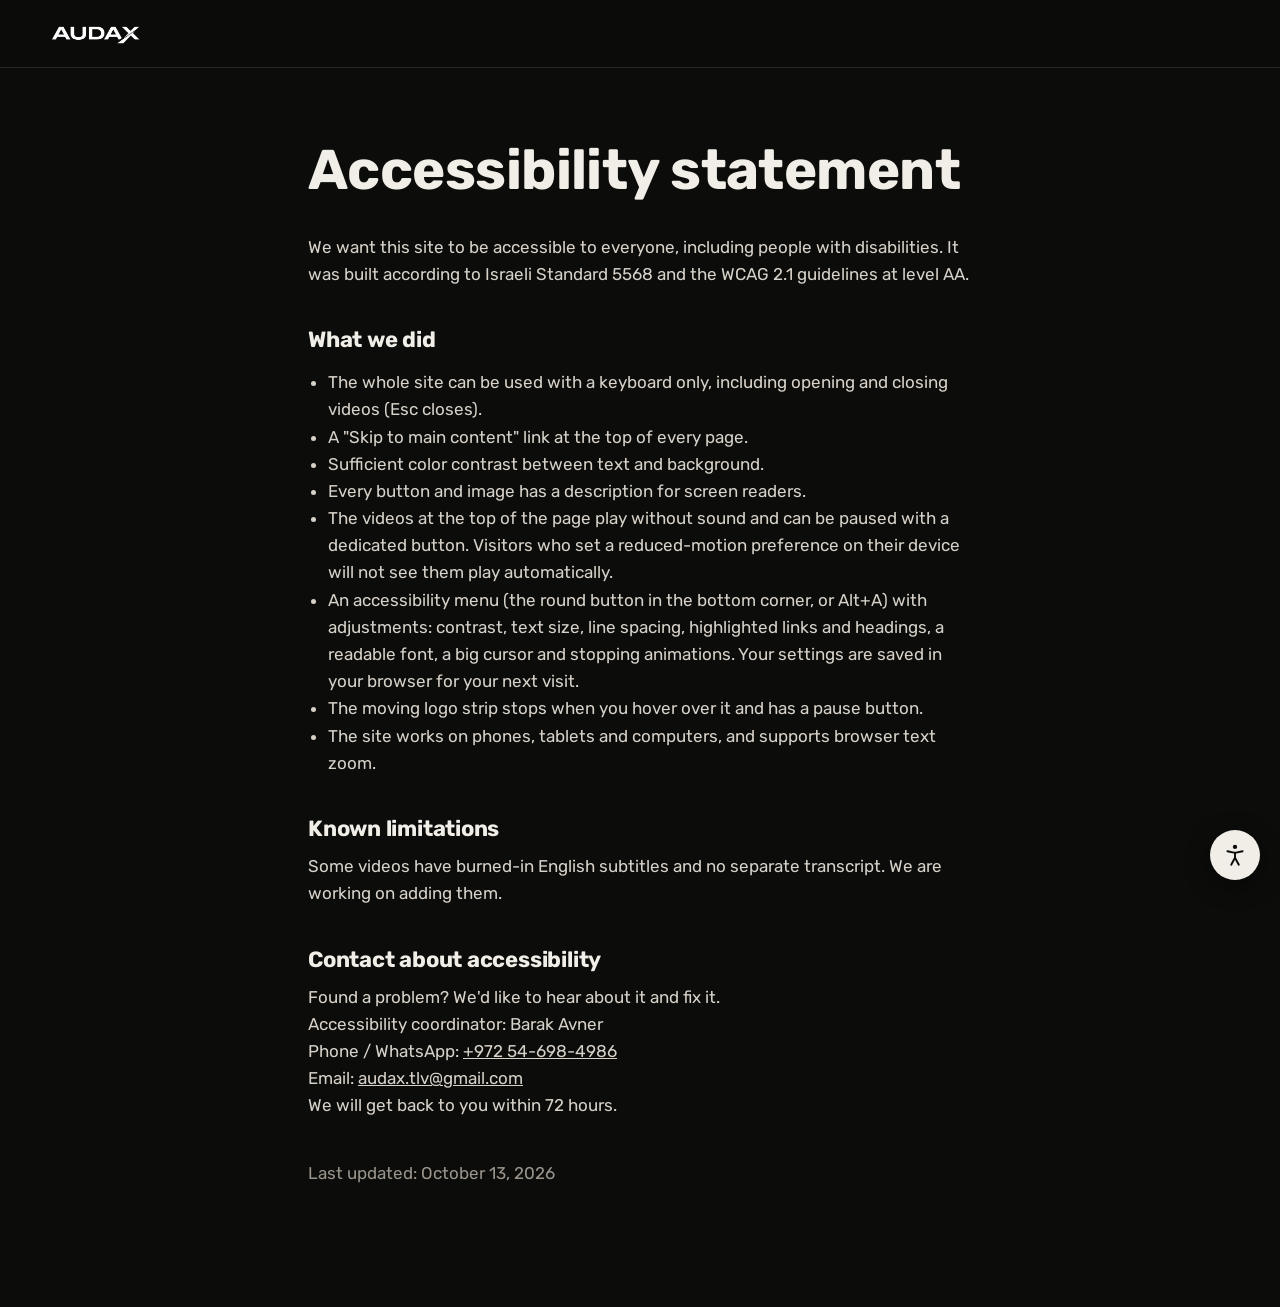
<file: en/accessibility.html>
<!doctype html>
<html lang="en" dir="ltr" data-root="../">
<head>
  <meta charset="utf-8">
  <meta name="viewport" content="width=device-width, initial-scale=1">
  <title>Accessibility statement · AUDAX</title>
  <link rel="preconnect" href="https://fonts.googleapis.com">
  <link rel="preconnect" href="https://fonts.gstatic.com" crossorigin>
  <link href="https://fonts.googleapis.com/css2?family=Rubik:wght@300;400;500;700;800&display=swap" rel="stylesheet">
  <link rel="stylesheet" href="../assets/css/style.css?v=30">
  <style>
    .doc { padding-top: 140px; padding-bottom: 120px; max-width: 760px; }
    .doc h1 { font-size: clamp(36px, 5vw, 56px); margin-bottom: 32px; }
    .doc h2 { font-size: 22px; margin: 40px 0 12px; }
    .doc p, .doc li { color: #d7d2c9; }
    .doc ul { padding-inline-start: 20px; }
  </style>
</head>
<body>
  <header class="site-header scrolled">
    <div class="wrap header-inner">
      <a class="wordmark" href="./"><img src="../media/logos/audax.png?v=30" alt="AUDAX, back to the main page" width="720" height="168"></a>
    </div>
  </header>
  <main class="wrap doc" id="main">
    <h1>Accessibility statement</h1>
    <p>We want this site to be accessible to everyone, including people with disabilities. It was built according to Israeli Standard 5568 and the WCAG 2.1 guidelines at level AA.</p>

    <h2>What we did</h2>
    <ul>
      <li>The whole site can be used with a keyboard only, including opening and closing videos (Esc closes).</li>
      <li>A "Skip to main content" link at the top of every page.</li>
      <li>Sufficient color contrast between text and background.</li>
      <li>Every button and image has a description for screen readers.</li>
      <li>The videos at the top of the page play without sound and can be paused with a dedicated button. Visitors who set a reduced-motion preference on their device will not see them play automatically.</li>
      <li>An accessibility menu (the round button in the bottom corner, or Alt+A) with adjustments: contrast, text size, line spacing, highlighted links and headings, a readable font, a big cursor and stopping animations. Your settings are saved in your browser for your next visit.</li>
      <li>The moving logo strip stops when you hover over it and has a pause button.</li>
      <li>The site works on phones, tablets and computers, and supports browser text zoom.</li>
    </ul>

    <h2>Known limitations</h2>
    <p>Some videos have burned-in English subtitles and no separate transcript. We are working on adding them.</p>

    <h2>Contact about accessibility</h2>
    <p>Found a problem? We'd like to hear about it and fix it.</p>
    <p>Accessibility coordinator: Barak Avner</p>
    <p>Phone / WhatsApp: <a href="tel:+972546984986">+972 54-698-4986</a></p>
    <p>Email: <a href="mailto:audax.tlv@gmail.com">audax.tlv@gmail.com</a></p>
    <p>We will get back to you within 72 hours.</p>

    <p style="margin-top:40px;color:var(--muted)">Last updated: October 13, 2026</p>
  </main>
  <script src="../assets/js/a11y.js?v=30"></script>
</body>
</html>
</file>
<file: assets/css/style.css>
:root {
  --bg: #0c0c0b;
  --bg-2: #1a1a19;
  --bg-gray: #1c1c1b;
  --bg-color: #0f1626;
  --text: #f1eee8;
  --muted: #9a958c;
  --line: rgba(241, 238, 232, 0.12);
  --accent: #e9dcc0;
  --radius: 6px;
  --gutter: clamp(16px, 4vw, 48px);
  --header-h: 68px;
  /* Rubik chosen 2026-10-12; Heebo is the fallback option the owner also liked */
  --font: 'Rubik', 'Heebo', system-ui, -apple-system, 'Segoe UI', Arial, sans-serif;
  color-scheme: dark;
}

*, *::before, *::after { box-sizing: border-box; }
html { scroll-behavior: smooth; scroll-padding-top: var(--header-h); -webkit-text-size-adjust: 100%; }
body {
  margin: 0;
  background: var(--bg);
  color: var(--text);
  font-family: var(--font);
  font-size: 17px;
  line-height: 1.6;
  -webkit-font-smoothing: antialiased;
  overflow-x: hidden;
}
body.locked { overflow: hidden; }
img, video { display: block; max-width: 100%; }
a { color: inherit; }
button { font: inherit; color: inherit; }
h1, h2, h3 { margin: 0; font-weight: 700; line-height: 1.1; letter-spacing: -0.01em; }
p { margin: 0; }

.wrap { width: 100%; max-width: 1360px; margin-inline: auto; padding-inline: var(--gutter); }
.sr { position: absolute; width: 1px; height: 1px; overflow: hidden; clip: rect(0 0 0 0); white-space: nowrap; }
.skip {
  position: fixed; top: 8px; inset-inline-start: 8px; z-index: 100;
  background: var(--text); color: var(--bg); padding: 10px 16px; border-radius: var(--radius);
  transform: translateY(-150%); transition: transform .2s;
}
.skip:focus { transform: none; }
:focus-visible { outline: 2px solid var(--accent); outline-offset: 3px; }

.eyebrow {
  font-size: 13px; font-weight: 500; letter-spacing: 0.14em; text-transform: uppercase;
  color: var(--muted);
}

/* Buttons */
.btn {
  display: inline-flex; align-items: center; justify-content: center; gap: 8px;
  min-height: 46px; padding: 0 24px; border-radius: 999px;
  background: var(--text); color: var(--bg); border: 1px solid var(--text);
  font-weight: 500; font-size: 16px; text-decoration: none;
  transition: background .2s, color .2s, border-color .2s;
}
.btn:hover { background: var(--accent); border-color: var(--accent); }
.btn-ghost { background: transparent; color: var(--text); border-color: var(--line); }
.btn-ghost:hover { background: transparent; border-color: var(--text); color: var(--text); }
.btn-small { min-height: 38px; padding: 0 18px; font-size: 15px; }

/* Header */
.site-header {
  position: fixed; inset: 0 0 auto 0; z-index: 30; height: var(--header-h);
  transition: background .3s, border-color .3s;
  border-bottom: 1px solid transparent;
}
.site-header.scrolled { background: rgba(12, 12, 11, 0.86); backdrop-filter: blur(12px); border-color: var(--line); }
/* Reading progress: thin line under the header that fills while scrolling (from the right, RTL) */
.scroll-progress { position: absolute; inset: auto 0 -1px 0; height: 2px; background: rgba(241, 238, 232, 0.1); }
.scroll-progress span {
  display: block; height: 100%; background: #fff;
  transform: scaleX(0); transform-origin: right center; will-change: transform;
}
.header-inner { height: 100%; display: flex; align-items: center; gap: 32px; }
.wordmark { display: block; flex: 0 0 auto; }
.wordmark img { height: 22px; width: auto; }
.nav { display: flex; gap: 28px; margin-inline-start: auto; }
.nav a { font-size: 15px; color: var(--muted); text-decoration: none; transition: color .2s; position: relative; }
.nav a:hover, .nav a.active { color: var(--text); }
.nav a.active::after {
  content: ''; position: absolute; inset-inline: 0; bottom: -6px; height: 1px; background: var(--text);
}
.header-actions { display: flex; align-items: center; gap: 12px; }
.menu-toggle { display: none; width: 42px; height: 42px; background: none; border: 0; cursor: pointer; position: relative; }
.menu-toggle span { position: absolute; inset-inline: 10px; height: 1.5px; background: var(--text); transition: transform .25s, top .25s; }
.menu-toggle span:first-child { top: 16px; }
.menu-toggle span:last-child { top: 25px; }
.menu-toggle[aria-expanded="true"] span:first-child { top: 20px; transform: rotate(45deg); }
.menu-toggle[aria-expanded="true"] span:last-child { top: 20px; transform: rotate(-45deg); }

/* Hero */
.hero { position: relative; min-height: 100svh; display: flex; align-items: flex-end; overflow: hidden; }
.hero-wall {
  position: absolute; inset: 0;
  display: grid; grid-template-columns: repeat(6, 1fr); grid-auto-rows: 50%;
  gap: 3px; background: var(--bg);
}
.tile {
  position: relative; padding: 0; border: 0; background: var(--bg-2); cursor: pointer; overflow: hidden;
}
.tile video, .tile img { width: 100%; height: 100%; object-fit: cover; transition: transform .8s cubic-bezier(.2,.7,.2,1), opacity .4s; }
.tile:hover video, .tile:focus-visible video { transform: scale(1.04); }
.tile::after {
  content: attr(data-label); position: absolute; inset-inline-start: 12px; bottom: 10px;
  font-size: 13px; letter-spacing: .04em; opacity: 0; transform: translateY(4px); transition: opacity .3s, transform .3s;
  text-shadow: 0 1px 8px rgba(0,0,0,.6);
}
.tile:hover::after, .tile:focus-visible::after { opacity: 1; transform: none; }
.hero-shade {
  position: absolute; inset: 0; pointer-events: none;
  background:
    linear-gradient(to top, rgba(12,12,11,.97) 0%, rgba(12,12,11,.86) 32%, rgba(12,12,11,.5) 62%, rgba(12,12,11,.55) 100%);
}
.hero-copy { position: relative; z-index: 2; padding-bottom: clamp(48px, 9vh, 96px); pointer-events: none; }
.hero-copy a { pointer-events: auto; }
.hero-copy h1 { font-size: clamp(44px, 7.4vw, 112px); font-weight: 800; margin: 14px 0 18px; }
.lede { font-size: clamp(17px, 1.5vw, 20px); color: #cfcac1; max-width: 34em; }
.hero-cta { display: flex; flex-wrap: wrap; gap: 12px; margin-top: 28px; }
.hero-pause {
  position: absolute; z-index: 3; bottom: 20px; inset-inline-start: var(--gutter);
  width: 40px; height: 40px; border-radius: 50%; border: 1px solid var(--line);
  background: rgba(12,12,11,.5); cursor: pointer; display: grid; place-items: center;
}
.hero-pause svg { width: 16px; height: 16px; fill: var(--text); }
.hero-pause .i-play { display: none; }
.hero-pause[aria-pressed="true"] .i-play { display: block; }
.hero-pause[aria-pressed="true"] .i-pause { display: none; }

/* Stats */
.stats { background: var(--bg); }
.stats ul {
  list-style: none; margin: 0; padding: 64px 0 80px;
  display: grid; grid-template-columns: repeat(3, 1fr); gap: 24px;
}
.stats li { display: flex; flex-direction: column; gap: 4px; }
.stats strong { font-size: clamp(40px, 5vw, 72px); font-weight: 300; line-height: 1; direction: ltr; text-align: start; }
.stats span { color: var(--muted); font-size: 15px; }

/* Logos */
.logos { padding: 72px 0 80px; }
/* Logo files share one canvas (1772x424), so one height fits all */
.logo { height: 48px; width: auto; object-fit: contain; }

/* Endless logo strip, moving left to right */
.marquee {
  direction: ltr; overflow: hidden; margin-top: 32px;
  -webkit-mask-image: linear-gradient(to right, transparent, #000 10%, #000 90%, transparent);
          mask-image: linear-gradient(to right, transparent, #000 10%, #000 90%, transparent);
}
.marquee-track {
  list-style: none; margin: 0; padding: 0;
  display: flex; align-items: center; gap: 72px; width: max-content;
  animation: marquee 40s linear infinite;
}
.marquee-track li { flex: 0 0 auto; }
.marquee-track .logo { opacity: .7; transition: opacity .3s; }
.marquee-track .logo:hover { opacity: 1; }
.marquee:hover .marquee-track, .marquee.paused .marquee-track { animation-play-state: paused; }
.logos-head { display: flex; align-items: center; justify-content: space-between; gap: 16px; }
.mini-toggle {
  background: none; border: 1px solid var(--line); border-radius: 999px; padding: 4px 14px;
  color: var(--muted); font-size: 13px; cursor: pointer;
}
.mini-toggle:hover { color: var(--text); border-color: var(--text); }
/* 4 identical sets: shifting by one set (25% + a quarter of the gaps) loops seamlessly */
@keyframes marquee {
  from { transform: translateX(calc(-25% - 18px)); }
  to { transform: translateX(0); }
}

/* Sections */
.section { padding-block: clamp(88px, 11vw, 150px); }
.bg-black { background: var(--bg); }
.bg-gray { background: var(--bg-gray); }
.bg-color { background: var(--bg-color); }
.bg-color .card, .bg-gray .card { background: rgba(255, 255, 255, 0.04); }
.section-head { margin-bottom: 48px; display: grid; gap: 12px; }
.section-head h2 { font-size: clamp(34px, 4.6vw, 64px); }
.section-sub { color: var(--muted); max-width: 40em; }

/* Client cards */
.client-grid { display: grid; grid-template-columns: repeat(2, 1fr); gap: 20px; }
.client-grid--small { grid-template-columns: repeat(4, 1fr); margin-top: 20px; }
.card {
  position: relative; display: block; width: 100%; padding: 0; border: 0; text-align: start;
  background: var(--bg-2); border-radius: var(--radius); overflow: hidden; cursor: pointer;
  aspect-ratio: 4 / 3;
}
.client-grid--small .card { aspect-ratio: 3 / 4; }
/* A big card that takes the whole row (when the big cards don't pair up) */
.client-grid .card--span { grid-column: 1 / -1; aspect-ratio: 8 / 3; }
.card-media { position: absolute; inset: 0; display: flex; gap: 2px; }
.card-media img, .card-media video { flex: 1; min-width: 0; height: 100%; object-fit: cover; transition: transform .9s cubic-bezier(.2,.7,.2,1); }
.card:hover .card-media img, .card:focus-visible .card-media img { transform: scale(1.035); }
.card::before {
  content: ''; position: absolute; inset: 0; z-index: 1;
  background: linear-gradient(to top, rgba(12,12,11,.92) 0%, rgba(12,12,11,.25) 45%, rgba(12,12,11,0) 70%);
}
.card-body {
  position: absolute; z-index: 2; inset: auto 0 0 0; padding: 22px 24px;
  display: flex; align-items: flex-end; justify-content: space-between; gap: 16px;
}
.card-body .logo { height: 44px; margin-inline-start: -8px; }
.card-name { font-size: 22px; font-weight: 700; }
.card-meta { color: #cfcac1; font-size: 14px; margin-top: 6px; }
.card-count {
  flex: 0 0 auto; font-size: 13px; border: 1px solid rgba(241,238,232,.35); border-radius: 999px; padding: 4px 12px;
  white-space: nowrap;
}
.client-grid--small .card-body { flex-direction: column; align-items: flex-start; padding: 16px; }
.client-grid--small .card-body .logo { height: 34px; }

/* Spec */
.spec-grid { display: grid; grid-template-columns: repeat(7, 1fr); gap: 14px; }
.spec-feature:not(:empty) { margin-bottom: 14px; }
.spec-feature .card { aspect-ratio: 21 / 9; }
.spec-feature .card-body { padding: 28px 32px; flex-direction: column; align-items: flex-start; gap: 4px; }
.spec-feature .card-name { font-size: clamp(24px, 3vw, 40px); }
.spec-grid .card { aspect-ratio: 9 / 16; }
.spec-grid .card-body { flex-direction: column; align-items: flex-start; padding: 16px; gap: 2px; }
.spec-grid .card-name { font-size: 18px; }

/* Films */
.film-grid { display: grid; grid-template-columns: repeat(7, 1fr); gap: 14px; }
.film-grid .card { aspect-ratio: 9 / 16; }
.film-grid .card--wide { grid-column: span 4; aspect-ratio: 21 / 9; }
.film-grid .card-body { flex-direction: column; align-items: flex-start; padding: 16px; gap: 2px; }
.play-badge {
  position: absolute; z-index: 2; top: 14px; inset-inline-end: 14px; width: 34px; height: 34px; border-radius: 50%;
  background: rgba(12,12,11,.55); border: 1px solid rgba(241,238,232,.3); display: grid; place-items: center;
  opacity: 0; transition: opacity .3s;
}
.play-badge svg { width: 12px; height: 12px; fill: var(--text); margin-inline-start: -2px; transform: scaleX(-1); }
.card:hover .play-badge, .card:focus-visible .play-badge { opacity: 1; }

/* Process */
.process { list-style: none; margin: 0; padding: 0; display: grid; grid-template-columns: repeat(5, 1fr); gap: 0; border-top: 1px solid var(--line); counter-reset: step; }
.process li { padding: 28px 24px 0 24px; border-inline-start: 1px solid var(--line); counter-increment: step; }
.process li:first-child { border-inline-start: 0; padding-inline-start: 0; }
.process li::before { content: '0' counter(step); display: block; color: var(--muted); font-size: 13px; letter-spacing: .1em; margin-bottom: 18px; }
.process h3 { font-size: 20px; margin-bottom: 10px; }
.process p { color: var(--muted); font-size: 15px; }

/* About */
.about { display: grid; grid-template-columns: 5fr 7fr; gap: clamp(32px, 6vw, 96px); align-items: center; }
.about-photo { aspect-ratio: 4 / 5; border-radius: var(--radius); overflow: hidden; background: var(--bg-2); }
.about-photo img { width: 100%; height: 100%; object-fit: cover; }
.photo-placeholder { height: 100%; display: grid; place-items: center; color: var(--muted); border: 1px dashed var(--line); border-radius: var(--radius); }
.about-text { display: grid; gap: 18px; }
.about-text h2 { font-size: clamp(34px, 4.6vw, 64px); }
.about-text p { font-size: 19px; color: #d7d2c9; max-width: 32em; }
.about-text .about-quote {
  margin-top: 8px; padding-inline-start: 20px; border-inline-start: 2px solid var(--accent);
  color: var(--text); font-size: 21px; font-weight: 500;
}
.placeholder-text { color: var(--muted) !important; font-style: italic; }

/* Contact */
.contact h2 { font-size: clamp(40px, 6.4vw, 96px); font-weight: 800; }
.contact-links { display: flex; flex-wrap: wrap; gap: 12px; margin-top: 40px; }

/* Footer */
.site-footer { border-top: 1px solid var(--line); }
.footer-inner { display: flex; justify-content: space-between; gap: 16px; padding-block: 28px; color: var(--muted); font-size: 14px; }
.footer-inner a { color: var(--muted); }
.footer-inner a:hover { color: var(--text); }

/* Project overlay */
.project {
  position: fixed; inset: 0; z-index: 40; background: var(--bg); overflow-y: auto; overscroll-behavior: contain;
  animation: rise .45s cubic-bezier(.2,.7,.2,1);
}
.project-inner { padding-top: 96px; padding-bottom: 120px; position: relative; }
.project .close { position: fixed; top: 18px; inset-inline-end: var(--gutter); }
.close {
  z-index: 5; width: 46px; height: 46px; border-radius: 50%; border: 1px solid var(--line);
  background: rgba(12,12,11,.7); cursor: pointer; display: grid; place-items: center;
}
.close svg { width: 18px; height: 18px; stroke: var(--text); stroke-width: 1.5; fill: none; }
.close:hover { border-color: var(--text); }
.project-head { display: grid; gap: 14px; margin-bottom: 56px; max-width: 760px; }
.project-logo .logo { height: 64px; margin-inline-start: -12px; }
.project-head h2 { font-size: clamp(40px, 6vw, 84px); }
.project-about { color: #cfcac1; font-size: 19px; }
.group + .group { margin-top: 72px; }
.group-title { font-size: 13px; letter-spacing: .14em; color: var(--muted); margin-bottom: 20px; padding-top: 24px; border-top: 1px solid var(--line); }
.video-grid { display: grid; grid-template-columns: repeat(4, 1fr); gap: 16px; }
.video-grid--few { grid-template-columns: repeat(3, minmax(0, 340px)); }
.vcard { display: grid; gap: 12px; padding: 0; border: 0; background: none; cursor: pointer; text-align: start; }
.vcard-media { position: relative; aspect-ratio: 9 / 16; border-radius: var(--radius); overflow: hidden; background: var(--bg-2); }
.vcard-media img { width: 100%; height: 100%; object-fit: cover; transition: transform .9s cubic-bezier(.2,.7,.2,1), opacity .3s; }
.vcard:hover .vcard-media img { transform: scale(1.035); }
.vcard .play-badge { opacity: 1; top: auto; bottom: 14px; }
.vcard-title { font-size: 16px; }
.vcard-dur { color: var(--muted); font-size: 14px; margin-inline-start: 8px; }

/* Player */
.player {
  position: fixed; inset: 0; z-index: 60; background: rgba(6,6,5,.94);
  display: grid; place-items: center; padding: 72px 16px 24px;
  animation: fade .25s ease;
}
.player .close { position: absolute; top: 18px; inset-inline-end: var(--gutter); }
.player-frame { margin: 0; display: grid; gap: 12px; justify-items: center; max-height: 100%; }
.player video { max-height: calc(100svh - 140px); max-width: min(92vw, 1200px); border-radius: var(--radius); background: #000; }
.player figcaption { color: var(--muted); font-size: 15px; }

[hidden] { display: none !important; }

/* Reveal on scroll */
.reveal { opacity: 0; transform: translateY(24px); transition: opacity .9s ease, transform .9s cubic-bezier(.2,.7,.2,1); }
.reveal.in { opacity: 1; transform: none; }

@keyframes rise { from { opacity: 0; transform: translateY(24px); } to { opacity: 1; transform: none; } }
@keyframes fade { from { opacity: 0; } to { opacity: 1; } }

/* Responsive */
@media (max-width: 1080px) {
  .spec-grid { grid-template-columns: repeat(4, 1fr); }
  .film-grid { grid-template-columns: repeat(4, 1fr); }
  .spec-feature .card { aspect-ratio: 16 / 9; }
  .film-grid .card--wide { grid-column: span 2; aspect-ratio: 16 / 9; }
  .process { grid-template-columns: 1fr; border-top: 0; }
  .process li, .process li:first-child { border-inline-start: 0; border-top: 1px solid var(--line); padding: 24px 0; display: grid; grid-template-columns: 60px 1fr; column-gap: 16px; }
  .process li::before { grid-row: span 2; margin: 4px 0 0; }
  .video-grid { grid-template-columns: repeat(3, 1fr); }
}
@media (max-width: 860px) {
  .nav {
    position: fixed; inset: var(--header-h) 0 auto 0; flex-direction: column; gap: 0;
    background: var(--bg); border-bottom: 1px solid var(--line); padding: 8px var(--gutter) 20px;
    display: none;
  }
  .nav.open { display: flex; }
  .nav a { font-size: 20px; padding: 12px 0; color: var(--text); }
  .nav a.active::after { display: none; }
  .menu-toggle { display: block; }
  .header-actions { margin-inline-start: auto; }
  .site-header.menu-open { background: var(--bg); }
  .hero-wall { grid-template-columns: repeat(3, 1fr); grid-auto-rows: 50%; }
  .hero-wall .tile:nth-child(n+7) { display: none; }
  .client-grid { grid-template-columns: 1fr; }
  .client-grid .card--span { aspect-ratio: 4 / 3; }
  .client-grid--small { grid-template-columns: repeat(2, 1fr); }
  .stats ul { grid-template-columns: repeat(3, 1fr); gap: 12px; padding: 40px 0; }
  .stats span { font-size: 13px; }
  .about { grid-template-columns: 1fr; }
  .about-photo { max-width: 420px; }
  .video-grid, .video-grid--few { grid-template-columns: repeat(2, 1fr); }
  .marquee-track { gap: 48px; animation-duration: 30s; }
  .marquee-track .logo { height: 36px; }
  @keyframes marquee {
    from { transform: translateX(calc(-25% - 12px)); }
    to { transform: translateX(0); }
  }
}
@media (max-width: 520px) {
  .spec-grid { grid-template-columns: repeat(2, 1fr); }
  .card { aspect-ratio: 4 / 5; }
  .header-actions .btn-small { display: none; }
  .film-grid { gap: 10px; grid-template-columns: repeat(2, 1fr); }
  .spec-grid { gap: 10px; }
}

@media (prefers-reduced-motion: reduce) {
  html { scroll-behavior: auto; }
  *, *::before, *::after { animation: none !important; transition: none !important; }
  .reveal { opacity: 1; transform: none; }
  /* no moving strip: show one set of logos, wrapped and centered */
  .marquee { -webkit-mask-image: none; mask-image: none; }
  .marquee-track { width: auto; flex-wrap: wrap; justify-content: center; gap: 24px 48px; padding-inline: 16px; }
  .marquee-track li[aria-hidden] { display: none; }
  .mini-toggle { display: none; }
}

/* ---------- Accessibility menu ---------- */
.a11y-btn {
  position: fixed; z-index: 70; left: 20px; bottom: 20px;
  width: 50px; height: 50px; border-radius: 50%; cursor: pointer;
  background: var(--text); border: 0; display: grid; place-items: center;
  box-shadow: 0 6px 24px rgba(0, 0, 0, 0.45);
}
.a11y-btn svg { width: 26px; height: 26px; fill: none; stroke: var(--bg); stroke-width: 1.8; stroke-linecap: round; stroke-linejoin: round; }
.a11y-btn svg circle { fill: var(--bg); stroke: none; }
.a11y-panel {
  position: fixed; z-index: 70; left: 20px; bottom: 82px; width: min(360px, calc(100vw - 40px));
  background: #151514; color: var(--text); border: 1px solid var(--line); border-radius: 14px;
  box-shadow: 0 18px 60px rgba(0, 0, 0, 0.6); overflow: hidden; direction: rtl;
}
.a11y-head { display: flex; align-items: center; justify-content: space-between; padding: 16px 18px; border-bottom: 1px solid var(--line); }
.a11y-title { display: flex; align-items: center; gap: 10px; font-weight: 700; font-size: 16px; }
.a11y-panel svg { width: 20px; height: 20px; fill: none; stroke: currentColor; stroke-width: 1.6; stroke-linecap: round; stroke-linejoin: round; }
.a11y-panel svg .fill { fill: currentColor; }
.a11y-close { background: none; border: 0; color: var(--muted); cursor: pointer; padding: 4px; display: grid; }
.a11y-close:hover { color: var(--text); }
.a11y-grid { display: grid; grid-template-columns: repeat(3, 1fr); gap: 8px; padding: 14px; }
.a11y-tile {
  display: flex; flex-direction: column; align-items: center; gap: 6px; padding: 14px 6px 12px;
  background: rgba(255, 255, 255, 0.03); border: 1px solid var(--line); border-radius: 10px;
  color: var(--text); cursor: pointer; text-align: center; min-height: 92px;
}
.a11y-tile:hover { border-color: rgba(241, 238, 232, 0.4); }
.a11y-tile.on { background: var(--text); color: var(--bg); border-color: var(--text); }
.a11y-tile.on .a11y-state { color: var(--bg); opacity: .75; }
.a11y-label { font-size: 13px; font-weight: 500; line-height: 1.25; }
.a11y-state { font-size: 12px; color: var(--muted); min-height: 1em; }
.a11y-foot { display: flex; justify-content: space-between; align-items: center; padding: 12px 18px; border-top: 1px solid var(--line); font-size: 13px; }
.a11y-foot a { color: var(--muted); }
.a11y-foot a:hover { color: var(--text); }
.a11y-foot kbd { font-family: inherit; color: var(--muted); border: 1px solid var(--line); border-radius: 4px; padding: 1px 6px; }

/* Settings applied to the whole page */
html[data-a11y-contrast="1"] {
  --bg: #000; --bg-gray: #000; --bg-2: #000; --text: #fff; --muted: #fff; --line: rgba(255, 255, 255, 0.7); --accent: #ffe14d;
}
html[data-a11y-contrast="1"] .hero-shade { background: rgba(0, 0, 0, 0.82); }
html[data-a11y-contrast="1"] .section, html[data-a11y-contrast="1"] .logos { border-top: 1px solid #fff; }
html[data-a11y-contrast="2"] { filter: grayscale(1); }
html[data-a11y-spacing="1"] body :is(p, li, a, span, h1, h2, h3) { line-height: 1.95 !important; letter-spacing: 0.02em; }
html[data-a11y-spacing="2"] body :is(p, li, a, span, h1, h2, h3) { line-height: 2.4 !important; letter-spacing: 0.05em; word-spacing: 0.12em; }
html[data-a11y-links] a, html[data-a11y-links] main button { text-decoration: underline !important; text-underline-offset: 4px; outline: 2px solid #ffe14d; outline-offset: 2px; }
html[data-a11y-headings] :is(h1, h2, h3) { outline: 2px dashed #ffe14d; outline-offset: 6px; background: rgba(255, 225, 77, 0.08); }
html[data-a11y-font] body, html[data-a11y-font] body * { font-family: Arial, 'Segoe UI', sans-serif !important; letter-spacing: 0.02em; }
html[data-a11y-cursor], html[data-a11y-cursor] * {
  cursor: url("data:image/svg+xml,%3Csvg xmlns='http://www.w3.org/2000/svg' width='48' height='48' viewBox='0 0 24 24'%3E%3Cpath d='M4 2l15 8-6.5 2L10 19z' fill='%23000' stroke='%23fff' stroke-width='1.5' stroke-linejoin='round'/%3E%3C/svg%3E") 6 3, auto !important;
}
html[data-a11y-motion] { scroll-behavior: auto; }
html[data-a11y-motion] *, html[data-a11y-motion] *::before, html[data-a11y-motion] *::after { animation: none !important; transition: none !important; }
html[data-a11y-motion] .reveal { opacity: 1; transform: none; }

/* ---------- Carousels (spec ads, short films): 4 visible, scroll sideways ---------- */
.carousel {
  --visible: 4; --gap: 14px;
  display: grid; grid-auto-flow: column; grid-template-columns: none !important;
  grid-auto-columns: calc((100% - (var(--visible) - 1) * var(--gap)) / var(--visible));
  gap: var(--gap); overflow-x: auto; overscroll-behavior-x: contain;
  scroll-snap-type: x mandatory; scroll-behavior: smooth; scrollbar-width: none;
}
.carousel::-webkit-scrollbar { display: none; }
.carousel > * { scroll-snap-align: start; }
.carousel-nav { display: flex; justify-content: flex-end; gap: 10px; margin: -24px 0 20px; }
.carousel-btn {
  width: 46px; height: 46px; border-radius: 50%; border: 1px solid var(--line); background: transparent;
  cursor: pointer; display: grid; place-items: center; transition: border-color .2s, opacity .2s;
}
.carousel-btn svg { width: 18px; height: 18px; fill: none; stroke: var(--text); stroke-width: 1.6; stroke-linecap: round; stroke-linejoin: round; }
.carousel-btn:hover:not(:disabled) { border-color: var(--text); }
.carousel-btn:disabled { opacity: .3; cursor: default; }
@media (max-width: 1080px) { .carousel { --visible: 3; } }
@media (max-width: 520px) { .carousel { --visible: 2; --gap: 10px; } .carousel-nav { margin-top: -16px; } }
@media (prefers-reduced-motion: reduce) { .carousel { scroll-behavior: auto; } }

/* ---------- Language switch + left-to-right (English) adjustments ---------- */
.lang-link {
  font-size: 14px; font-weight: 500; letter-spacing: .06em; color: var(--muted); text-decoration: none;
  padding: 6px 8px; border-radius: 6px;
}
.lang-link:hover { color: var(--text); }
.play-badge svg { transform: none; margin-inline-start: 2px; }
[dir="ltr"] .scroll-progress span { transform-origin: left center; }
[dir="ltr"] .a11y-btn, [dir="ltr"] .a11y-panel { left: auto; right: 20px; }
[dir="ltr"] .a11y-panel { direction: ltr; }
</file>
